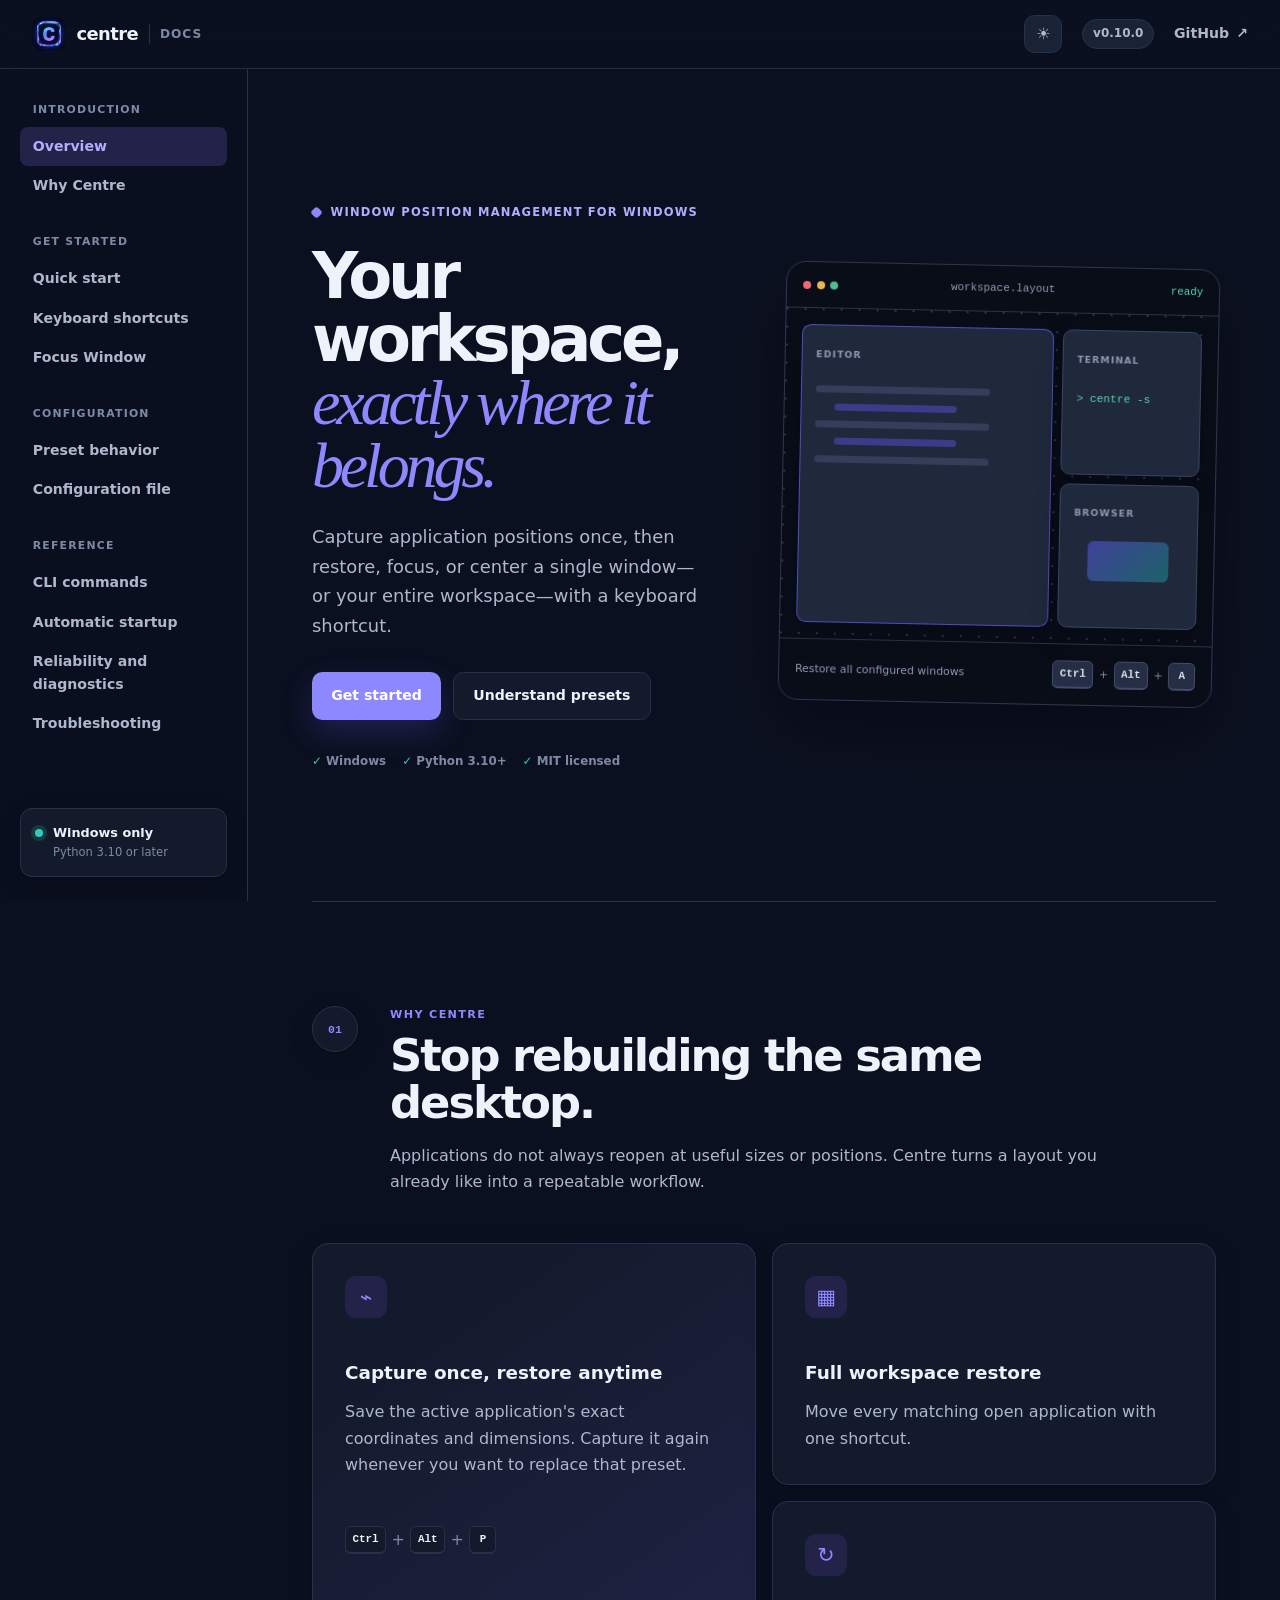
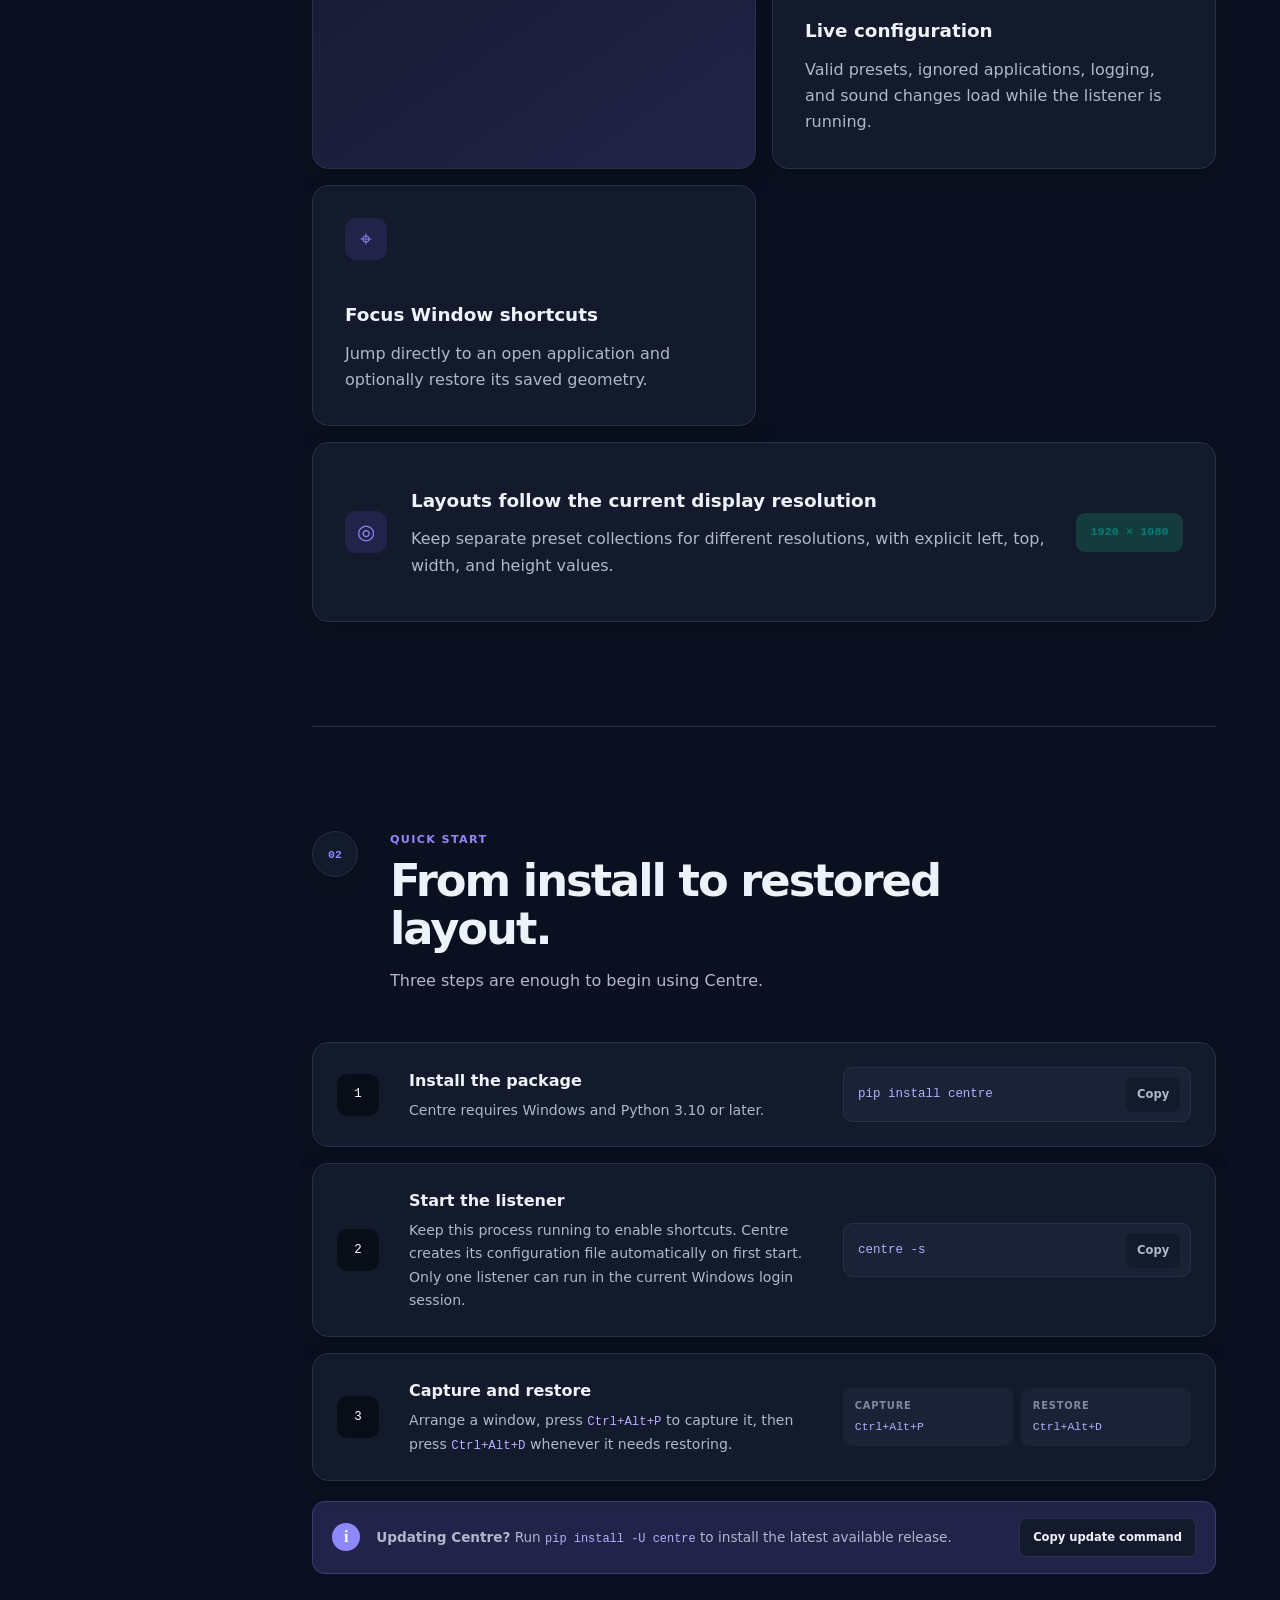
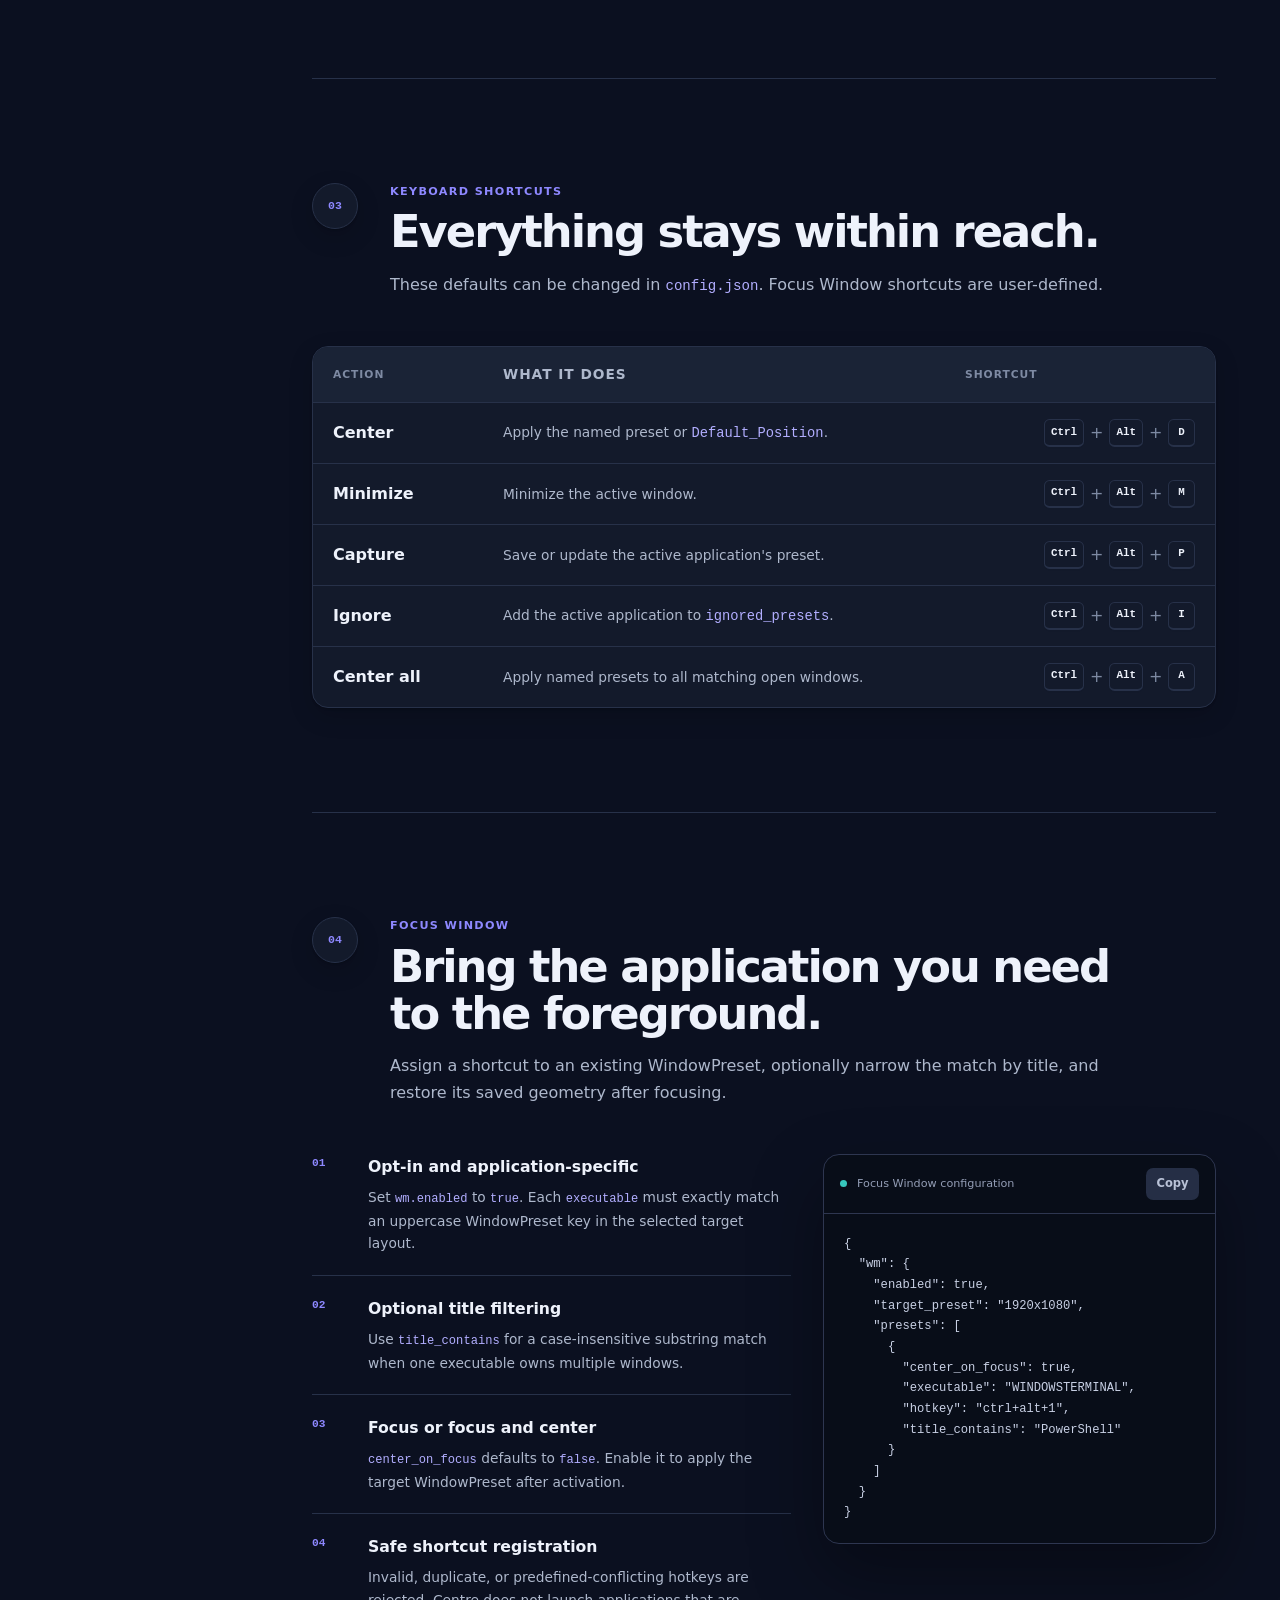
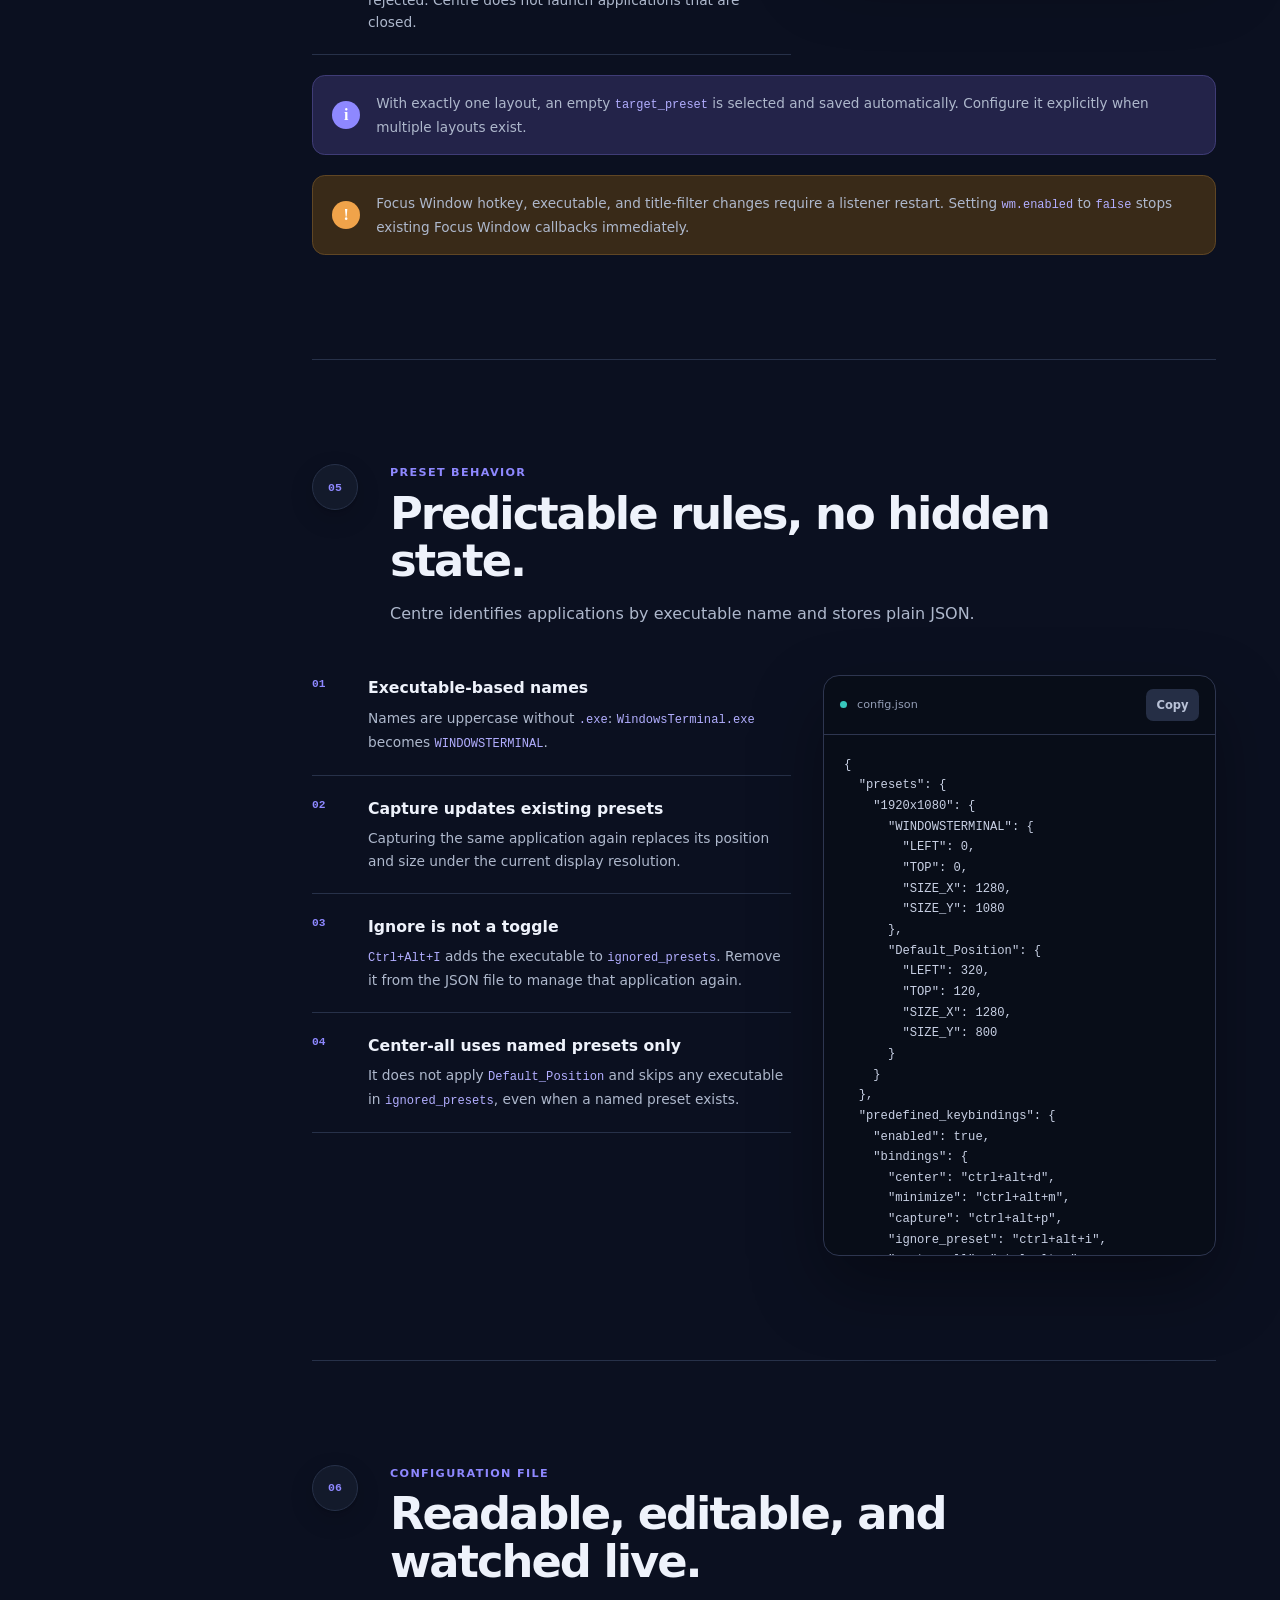
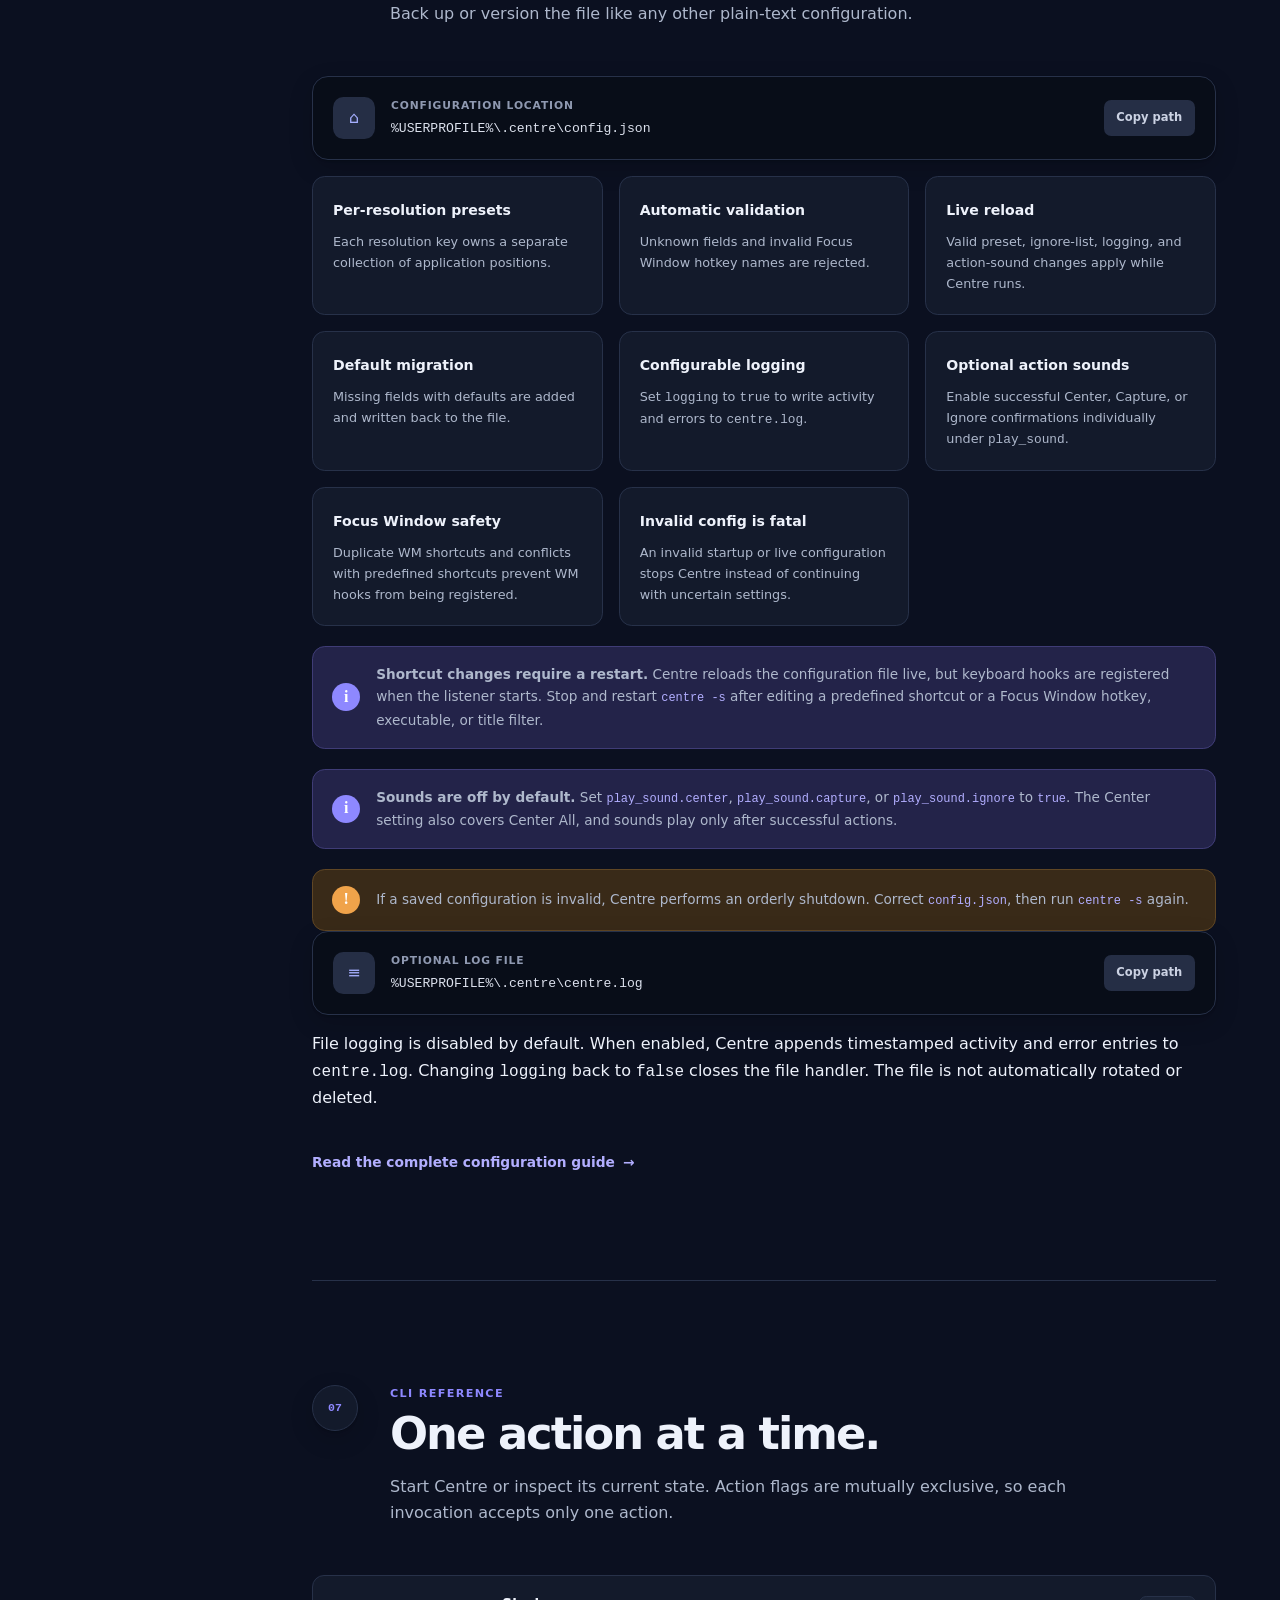
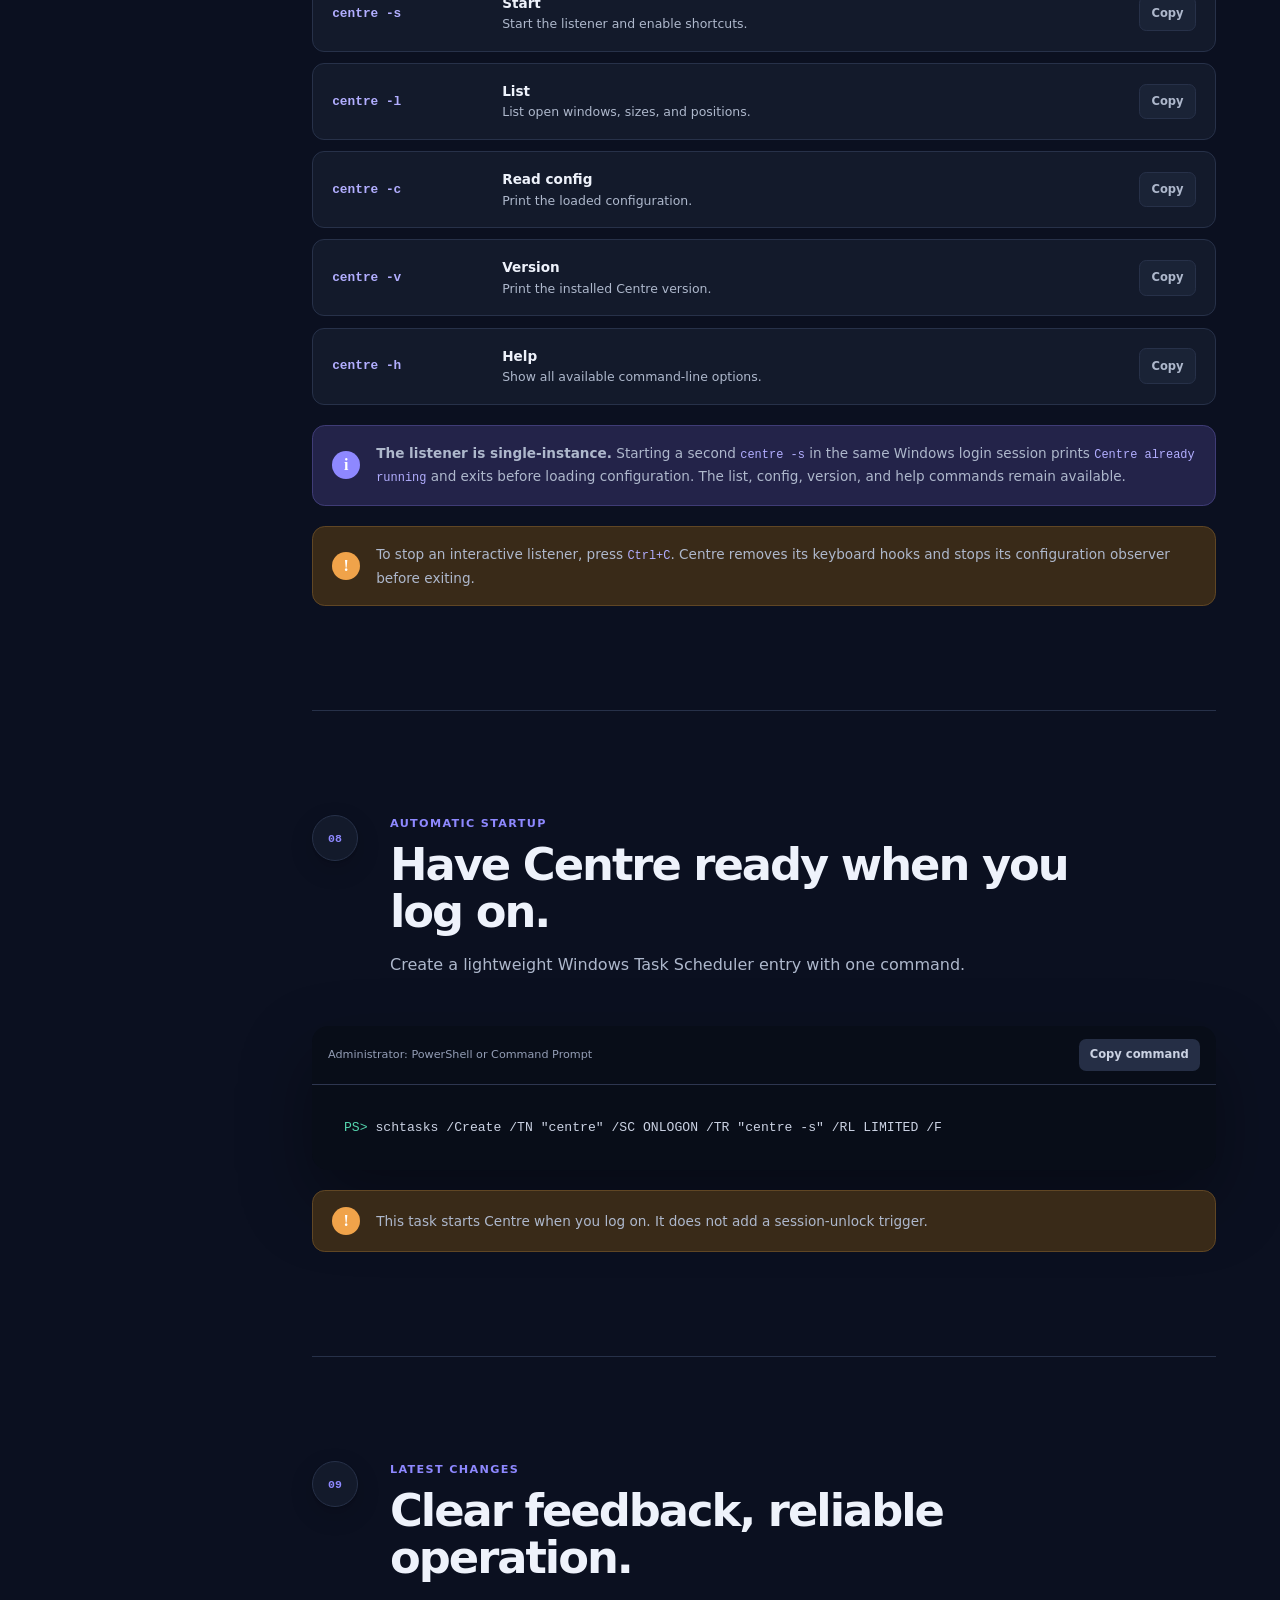
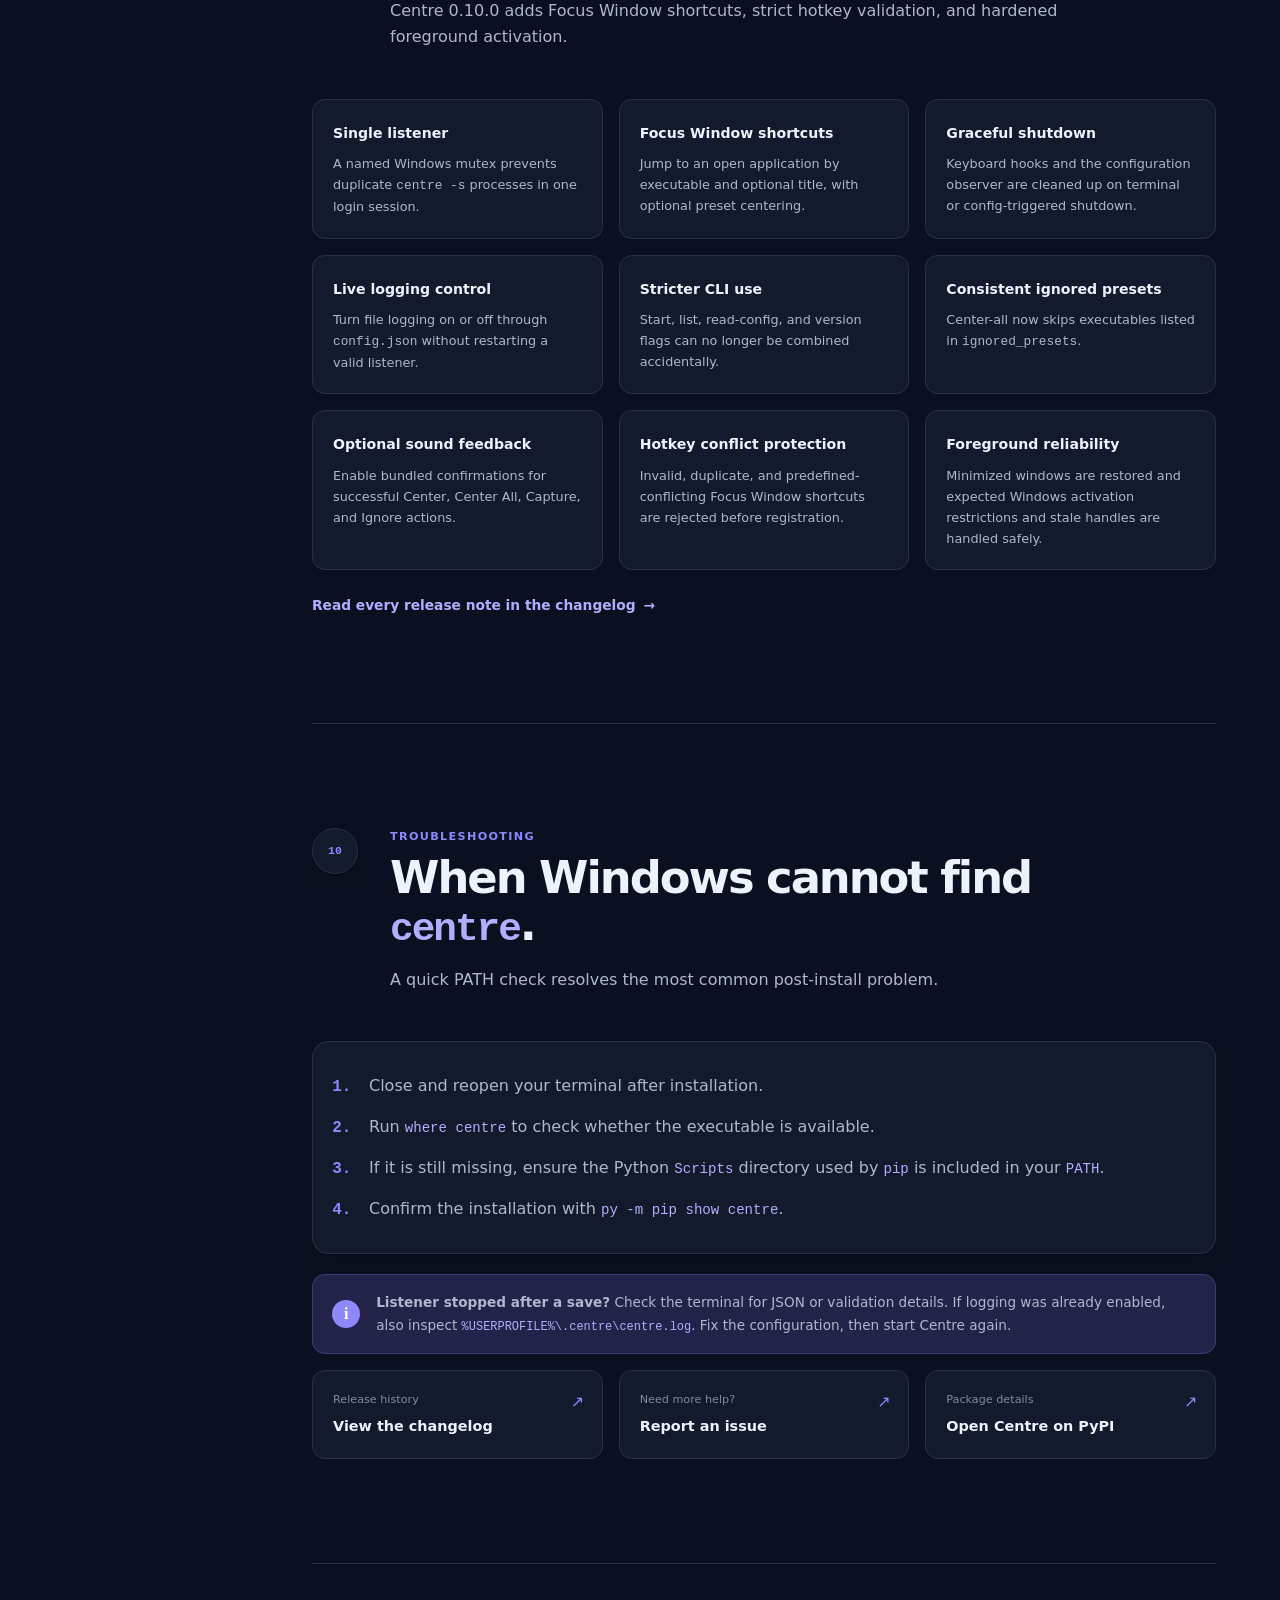
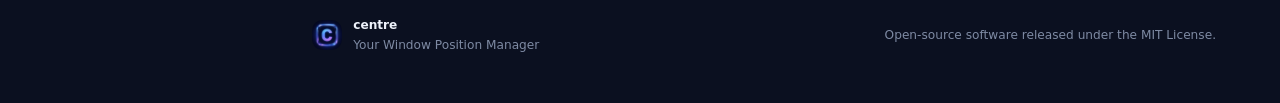
<file: docs/index.html>
<!DOCTYPE html>
<html lang="en" data-theme="dark">
<head>
    <meta charset="UTF-8">
    <meta name="viewport" content="width=device-width, initial-scale=1.0">
    <meta
            name="description"
            content="Documentation for Centre, a keyboard-driven window position manager for Windows."
    >
    <title>Centre Docs — Window layouts without the busywork</title>
    <script>
        try {
            if (localStorage.getItem("centre-theme") === "light") {
                document.documentElement.dataset.theme = "light";
            }
        } catch (error) {
            // Local storage may be unavailable in privacy-restricted contexts.
        }
    </script>
    <link rel="icon" href="./assets/centre-icon.png">
    <link rel="stylesheet" href="./styles.css">
</head>

<body>
<a class="skip-link" href="#main-content">Skip to content</a>
<div class="reading-progress" aria-hidden="true"><span></span></div>

<header class="topbar">
    <div class="topbar-inner">
        <button
                class="menu-button"
                type="button"
                aria-label="Open documentation navigation"
                aria-controls="site-navigation"
                aria-expanded="false"
        >
            <span></span>
            <span></span>
            <span></span>
        </button>

        <a class="brand" href="#overview" aria-label="Centre documentation home">
            <img src="./assets/centre-icon.png" alt="" width="34" height="34">
            <span>centre</span>
            <small>docs</small>
        </a>

        <div class="topbar-actions">
            <button
                    class="theme-toggle"
                    type="button"
                    aria-label="Switch to light theme"
                    title="Switch to light theme"
            >
                <span class="theme-icon-light" aria-hidden="true">☀</span>
                <span class="theme-icon-dark" aria-hidden="true">☾</span>
            </button>
            <span class="version-pill">v0.10.0</span>
            <a
                    class="github-link"
                    href="https://github.com/JackScott7/centre"
                    target="_blank"
                    rel="noopener noreferrer"
            >
                GitHub
                <span aria-hidden="true">↗</span>
            </a>
        </div>
    </div>
</header>

<div class="page-shell">
    <aside id="site-navigation" class="sidebar" aria-label="Documentation navigation">
        <nav>
            <div class="nav-group">
                <p>Introduction</p>
                <a class="nav-link is-active" href="#overview">Overview</a>
                <a class="nav-link" href="#why-centre">Why Centre</a>
            </div>

            <div class="nav-group">
                <p>Get started</p>
                <a class="nav-link" href="#quick-start">Quick start</a>
                <a class="nav-link" href="#shortcuts">Keyboard shortcuts</a>
                <a class="nav-link" href="#focus-window">Focus Window</a>
            </div>

            <div class="nav-group">
                <p>Configuration</p>
                <a class="nav-link" href="#presets">Preset behavior</a>
                <a class="nav-link" href="#configuration">Configuration file</a>
            </div>

            <div class="nav-group">
                <p>Reference</p>
                <a class="nav-link" href="#cli">CLI commands</a>
                <a class="nav-link" href="#automatic-startup">Automatic startup</a>
                <a class="nav-link" href="#reliability">Reliability and diagnostics</a>
                <a class="nav-link" href="#troubleshooting">Troubleshooting</a>
            </div>
        </nav>

        <div class="sidebar-card">
            <span class="status-dot" aria-hidden="true"></span>
            <div>
                <strong>Windows only</strong>
                <span>Python 3.10 or later</span>
            </div>
        </div>
    </aside>

    <div class="nav-scrim" aria-hidden="true"></div>

    <main id="main-content" class="content">
        <section id="overview" class="hero observed-section">
            <div class="hero-copy">
                <div class="hero-label">
                    <span aria-hidden="true"></span>
                    Window position management for Windows
                </div>

                <h1>Your workspace,<br><em>exactly where it belongs.</em></h1>

                <p class="hero-lead">
                    Capture application positions once, then restore, focus, or center
                    a single window—or your entire workspace—with a keyboard shortcut.
                </p>

                <div class="hero-actions">
                    <a class="primary-button" href="#quick-start">Get started</a>
                    <a class="secondary-button" href="#presets">Understand presets</a>
                </div>

                <ul class="hero-facts" aria-label="Centre requirements and license">
                    <li><span>✓</span> Windows</li>
                    <li><span>✓</span> Python 3.10+</li>
                    <li><span>✓</span> MIT licensed</li>
                </ul>
            </div>

            <div class="workspace-demo" aria-label="Example Centre workflow">
                <div class="demo-toolbar">
                    <div class="window-controls" aria-hidden="true">
                        <span></span><span></span><span></span>
                    </div>
                    <span>workspace.layout</span>
                    <span class="demo-status">ready</span>
                </div>

                <div class="demo-canvas">
                    <div class="demo-window demo-editor">
                        <span>EDITOR</span>
                        <div class="code-lines" aria-hidden="true">
                            <i></i><i></i><i></i><i></i><i></i>
                        </div>
                    </div>
                    <div class="demo-window demo-terminal">
                        <span>TERMINAL</span>
                        <code>&gt; centre -s</code>
                    </div>
                    <div class="demo-window demo-browser">
                        <span>BROWSER</span>
                        <div class="browser-shape" aria-hidden="true"></div>
                    </div>
                </div>

                <div class="demo-command">
                    <span>Restore all configured windows</span>
                    <kbd>Ctrl</kbd><b>+</b><kbd>Alt</kbd><b>+</b><kbd>A</kbd>
                </div>
            </div>
        </section>

        <section id="why-centre" class="doc-section observed-section">
            <div class="section-intro">
                <span class="section-number">01</span>
                <div>
                    <p class="kicker">Why Centre</p>
                    <h2>Stop rebuilding the same desktop.</h2>
                    <p>
                        Applications do not always reopen at useful sizes or positions.
                        Centre turns a layout you already like into a repeatable workflow.
                    </p>
                </div>
            </div>

            <div class="feature-bento">
                <article class="feature-card feature-card-large">
                    <span class="feature-icon">⌁</span>
                    <h3>Capture once, restore anytime</h3>
                    <p>
                        Save the active application's exact coordinates and dimensions.
                        Capture it again whenever you want to replace that preset.
                    </p>
                    <div class="mini-shortcut"><kbd>Ctrl</kbd><b>+</b><kbd>Alt</kbd><b>+</b><kbd>P</kbd></div>
                </article>

                <article class="feature-card">
                    <span class="feature-icon">▦</span>
                    <h3>Full workspace restore</h3>
                    <p>Move every matching open application with one shortcut.</p>
                </article>

                <article class="feature-card">
                    <span class="feature-icon">↻</span>
                    <h3>Live configuration</h3>
                    <p>Valid presets, ignored applications, logging, and sound changes load while the listener is running.</p>
                </article>

                <article class="feature-card">
                    <span class="feature-icon">⌖</span>
                    <h3>Focus Window shortcuts</h3>
                    <p>Jump directly to an open application and optionally restore its saved geometry.</p>
                </article>

                <article class="feature-card feature-card-wide">
                    <span class="feature-icon">◎</span>
                    <div>
                        <h3>Layouts follow the current display resolution</h3>
                        <p>
                            Keep separate preset collections for different resolutions,
                            with explicit left, top, width, and height values.
                        </p>
                    </div>
                    <span class="resolution-chip">1920 × 1080</span>
                </article>
            </div>
        </section>

        <section id="quick-start" class="doc-section observed-section">
            <div class="section-intro">
                <span class="section-number">02</span>
                <div>
                    <p class="kicker">Quick start</p>
                    <h2>From install to restored layout.</h2>
                    <p>Three steps are enough to begin using Centre.</p>
                </div>
            </div>

            <div class="step-list">
                <article class="step-card">
                    <span class="step-index">1</span>
                    <div class="step-content">
                        <h3>Install the package</h3>
                        <p>Centre requires Windows and Python 3.10 or later.</p>
                    </div>
                    <div class="command-box">
                        <code>pip install centre</code>
                        <button type="button" data-copy="pip install centre" aria-label="Copy install command">Copy
                        </button>
                    </div>
                </article>

                <article class="step-card">
                    <span class="step-index">2</span>
                    <div class="step-content">
                        <h3>Start the listener</h3>
                        <p>
                            Keep this process running to enable shortcuts. Centre creates
                            its configuration file automatically on first start. Only one
                            listener can run in the current Windows login session.
                        </p>
                    </div>
                    <div class="command-box">
                        <code>centre -s</code>
                        <button type="button" data-copy="centre -s" aria-label="Copy listener command">Copy</button>
                    </div>
                </article>

                <article class="step-card">
                    <span class="step-index">3</span>
                    <div class="step-content">
                        <h3>Capture and restore</h3>
                        <p>
                            Arrange a window, press <code>Ctrl+Alt+P</code> to capture it,
                            then press <code>Ctrl+Alt+D</code> whenever it needs restoring.
                        </p>
                    </div>
                    <div class="shortcut-pair">
                        <span><strong>Capture</strong><code>Ctrl+Alt+P</code></span>
                        <span><strong>Restore</strong><code>Ctrl+Alt+D</code></span>
                    </div>
                </article>
            </div>

            <aside class="note note-info">
                <span class="note-mark">i</span>
                <p>
                    <strong>Updating Centre?</strong> Run <code>pip install -U centre</code>
                    to install the latest available release.
                </p>
                <button type="button" data-copy="pip install -U centre">Copy update command</button>
            </aside>
        </section>

        <section id="shortcuts" class="doc-section observed-section">
            <div class="section-intro">
                <span class="section-number">03</span>
                <div>
                    <p class="kicker">Keyboard shortcuts</p>
                    <h2>Everything stays within reach.</h2>
                    <p>These defaults can be changed in <code>config.json</code>. Focus Window shortcuts are user-defined.</p>
                </div>
            </div>

            <div class="shortcut-table" role="table" aria-label="Default keyboard shortcuts">
                <div class="shortcut-row shortcut-heading" role="row">
                    <span role="columnheader">Action</span>
                    <span role="columnheader">What it does</span>
                    <span role="columnheader">Shortcut</span>
                </div>
                <div class="shortcut-row" role="row">
                    <strong role="cell">Center</strong>
                    <span role="cell">Apply the named preset or <code>Default_Position</code>.</span>
                    <span class="keys" role="cell"><kbd>Ctrl</kbd><b>+</b><kbd>Alt</kbd><b>+</b><kbd>D</kbd></span>
                </div>
                <div class="shortcut-row" role="row">
                    <strong role="cell">Minimize</strong>
                    <span role="cell">Minimize the active window.</span>
                    <span class="keys" role="cell"><kbd>Ctrl</kbd><b>+</b><kbd>Alt</kbd><b>+</b><kbd>M</kbd></span>
                </div>
                <div class="shortcut-row" role="row">
                    <strong role="cell">Capture</strong>
                    <span role="cell">Save or update the active application's preset.</span>
                    <span class="keys" role="cell"><kbd>Ctrl</kbd><b>+</b><kbd>Alt</kbd><b>+</b><kbd>P</kbd></span>
                </div>
                <div class="shortcut-row" role="row">
                    <strong role="cell">Ignore</strong>
                    <span role="cell">Add the active application to <code>ignored_presets</code>.</span>
                    <span class="keys" role="cell"><kbd>Ctrl</kbd><b>+</b><kbd>Alt</kbd><b>+</b><kbd>I</kbd></span>
                </div>
                <div class="shortcut-row" role="row">
                    <strong role="cell">Center all</strong>
                    <span role="cell">Apply named presets to all matching open windows.</span>
                    <span class="keys" role="cell"><kbd>Ctrl</kbd><b>+</b><kbd>Alt</kbd><b>+</b><kbd>A</kbd></span>
                </div>
            </div>
        </section>

        <section id="focus-window" class="doc-section observed-section">
            <div class="section-intro">
                <span class="section-number">04</span>
                <div>
                    <p class="kicker">Focus Window</p>
                    <h2>Bring the application you need to the foreground.</h2>
                    <p>
                        Assign a shortcut to an existing WindowPreset, optionally narrow
                        the match by title, and restore its saved geometry after focusing.
                    </p>
                </div>
            </div>

            <div class="rules-layout">
                <div class="rules-list">
                    <article>
                        <span>01</span>
                        <div>
                            <h3>Opt-in and application-specific</h3>
                            <p>
                                Set <code>wm.enabled</code> to <code>true</code>. Each
                                <code>executable</code> must exactly match an uppercase
                                WindowPreset key in the selected target layout.
                            </p>
                        </div>
                    </article>
                    <article>
                        <span>02</span>
                        <div>
                            <h3>Optional title filtering</h3>
                            <p>
                                Use <code>title_contains</code> for a case-insensitive
                                substring match when one executable owns multiple windows.
                            </p>
                        </div>
                    </article>
                    <article>
                        <span>03</span>
                        <div>
                            <h3>Focus or focus and center</h3>
                            <p>
                                <code>center_on_focus</code> defaults to <code>false</code>.
                                Enable it to apply the target WindowPreset after activation.
                            </p>
                        </div>
                    </article>
                    <article>
                        <span>04</span>
                        <div>
                            <h3>Safe shortcut registration</h3>
                            <p>
                                Invalid, duplicate, or predefined-conflicting hotkeys are
                                rejected. Centre does not launch applications that are closed.
                            </p>
                        </div>
                    </article>
                </div>

                <aside class="code-card">
                    <div class="code-card-header">
                        <span><i></i> Focus Window configuration</span>
                        <button type="button" data-copy-target="#focus-window-example">Copy</button>
                    </div>
                    <pre id="focus-window-example"><code>{
  "wm": {
    "enabled": true,
    "target_preset": "1920x1080",
    "presets": [
      {
        "center_on_focus": true,
        "executable": "WINDOWSTERMINAL",
        "hotkey": "ctrl+alt+1",
        "title_contains": "PowerShell"
      }
    ]
  }
}</code></pre>
                </aside>
            </div>

            <aside class="note note-info">
                <span class="note-mark">i</span>
                <p>
                    With exactly one layout, an empty <code>target_preset</code> is selected
                    and saved automatically. Configure it explicitly when multiple layouts exist.
                </p>
            </aside>

            <aside class="note note-warning">
                <span class="note-mark">!</span>
                <p>
                    Focus Window hotkey, executable, and title-filter changes require a
                    listener restart. Setting <code>wm.enabled</code> to <code>false</code>
                    stops existing Focus Window callbacks immediately.
                </p>
            </aside>
        </section>

        <section id="presets" class="doc-section observed-section">
            <div class="section-intro">
                <span class="section-number">05</span>
                <div>
                    <p class="kicker">Preset behavior</p>
                    <h2>Predictable rules, no hidden state.</h2>
                    <p>Centre identifies applications by executable name and stores plain JSON.</p>
                </div>
            </div>

            <div class="rules-layout">
                <div class="rules-list">
                    <article>
                        <span>01</span>
                        <div>
                            <h3>Executable-based names</h3>
                            <p>
                                Names are uppercase without <code>.exe</code>:
                                <code>WindowsTerminal.exe</code> becomes <code>WINDOWSTERMINAL</code>.
                            </p>
                        </div>
                    </article>
                    <article>
                        <span>02</span>
                        <div>
                            <h3>Capture updates existing presets</h3>
                            <p>
                                Capturing the same application again replaces its position and
                                size under the current display resolution.
                            </p>
                        </div>
                    </article>
                    <article>
                        <span>03</span>
                        <div>
                            <h3>Ignore is not a toggle</h3>
                            <p>
                                <code>Ctrl+Alt+I</code> adds the executable to
                                <code>ignored_presets</code>. Remove it from the JSON file to
                                manage that application again.
                            </p>
                        </div>
                    </article>
                    <article>
                        <span>04</span>
                        <div>
                            <h3>Center-all uses named presets only</h3>
                            <p>
                                It does not apply <code>Default_Position</code> and skips any
                                executable in <code>ignored_presets</code>, even when a named
                                preset exists.
                            </p>
                        </div>
                    </article>
                </div>

                <aside class="code-card">
                    <div class="code-card-header">
                        <span><i></i> config.json</span>
                        <button type="button" data-copy-target="#config-example">Copy</button>
                    </div>
                    <pre id="config-example"><code>{
  "presets": {
    "1920x1080": {
      "WINDOWSTERMINAL": {
        "LEFT": 0,
        "TOP": 0,
        "SIZE_X": 1280,
        "SIZE_Y": 1080
      },
      "Default_Position": {
        "LEFT": 320,
        "TOP": 120,
        "SIZE_X": 1280,
        "SIZE_Y": 800
      }
    }
  },
  "predefined_keybindings": {
    "enabled": true,
    "bindings": {
      "center": "ctrl+alt+d",
      "minimize": "ctrl+alt+m",
      "capture": "ctrl+alt+p",
      "ignore_preset": "ctrl+alt+i",
      "center_all": "ctrl+alt+a"
    }
  },
  "wm": {
    "enabled": false,
    "target_preset": "",
    "presets": []
  },
  "logging": false,
  "ignored_presets": [],
  "play_sound": {
    "center": false,
    "capture": false,
    "ignore": false
  }
}</code></pre>
                </aside>
            </div>
        </section>

        <section id="configuration" class="doc-section observed-section">
            <div class="section-intro">
                <span class="section-number">06</span>
                <div>
                    <p class="kicker">Configuration file</p>
                    <h2>Readable, editable, and watched live.</h2>
                    <p>Back up or version the file like any other plain-text configuration.</p>
                </div>
            </div>

            <div class="location-card">
                <div>
                    <span class="location-icon" aria-hidden="true">⌂</span>
                    <div>
                        <small>Configuration location</small>
                        <code>%USERPROFILE%\.centre\config.json</code>
                    </div>
                </div>
                <button
                        type="button"
                        data-copy="%USERPROFILE%\.centre\config.json"
                        aria-label="Copy configuration path"
                >
                    Copy path
                </button>
            </div>

            <div class="configuration-grid">
                <article>
                    <strong>Per-resolution presets</strong>
                    <p>Each resolution key owns a separate collection of application positions.</p>
                </article>
                <article>
                    <strong>Automatic validation</strong>
                    <p>Unknown fields and invalid Focus Window hotkey names are rejected.</p>
                </article>
                <article>
                    <strong>Live reload</strong>
                    <p>Valid preset, ignore-list, logging, and action-sound changes apply while Centre runs.</p>
                </article>
                <article>
                    <strong>Default migration</strong>
                    <p>Missing fields with defaults are added and written back to the file.</p>
                </article>
                <article>
                    <strong>Configurable logging</strong>
                    <p>Set <code>logging</code> to <code>true</code> to write activity and errors to <code>centre.log</code>.</p>
                </article>
                <article>
                    <strong>Optional action sounds</strong>
                    <p>Enable successful Center, Capture, or Ignore confirmations individually under <code>play_sound</code>.</p>
                </article>
                <article>
                    <strong>Focus Window safety</strong>
                    <p>Duplicate WM shortcuts and conflicts with predefined shortcuts prevent WM hooks from being registered.</p>
                </article>
                <article>
                    <strong>Invalid config is fatal</strong>
                    <p>An invalid startup or live configuration stops Centre instead of continuing with uncertain settings.</p>
                </article>
            </div>

            <aside class="note note-info">
                <span class="note-mark">i</span>
                <p>
                    <strong>Shortcut changes require a restart.</strong> Centre reloads the
                    configuration file live, but keyboard hooks are registered when the
                    listener starts. Stop and restart <code>centre -s</code> after editing a
                    predefined shortcut or a Focus Window hotkey, executable, or title filter.
                </p>
            </aside>

            <aside class="note note-info">
                <span class="note-mark">i</span>
                <p>
                    <strong>Sounds are off by default.</strong> Set <code>play_sound.center</code>,
                    <code>play_sound.capture</code>, or <code>play_sound.ignore</code> to
                    <code>true</code>. The Center setting also covers Center All, and sounds
                    play only after successful actions.
                </p>
            </aside>

            <aside class="note note-warning">
                <span class="note-mark">!</span>
                <p>
                    If a saved configuration is invalid, Centre performs an orderly shutdown.
                    Correct <code>config.json</code>, then run <code>centre -s</code> again.
                </p>
            </aside>

            <div class="location-card">
                <div>
                    <span class="location-icon" aria-hidden="true">≡</span>
                    <div>
                        <small>Optional log file</small>
                        <code>%USERPROFILE%\.centre\centre.log</code>
                    </div>
                </div>
                <button
                        type="button"
                        data-copy="%USERPROFILE%\.centre\centre.log"
                        aria-label="Copy log file path"
                >
                    Copy path
                </button>
            </div>

            <p>
                File logging is disabled by default. When enabled, Centre appends timestamped
                activity and error entries to <code>centre.log</code>. Changing
                <code>logging</code> back to <code>false</code> closes the file handler.
                The file is not automatically rotated or deleted.
            </p>

            <a
                    class="inline-link"
                    href="https://github.com/JackScott7/centre#window-configuration-configjson"
                    target="_blank"
                    rel="noopener noreferrer"
            >
                Read the complete configuration guide <span aria-hidden="true">→</span>
            </a>
        </section>

        <section id="cli" class="doc-section observed-section">
            <div class="section-intro">
                <span class="section-number">07</span>
                <div>
                    <p class="kicker">CLI reference</p>
                    <h2>One action at a time.</h2>
                    <p>
                        Start Centre or inspect its current state. Action flags are mutually
                        exclusive, so each invocation accepts only one action.
                    </p>
                </div>
            </div>

            <div class="cli-list">
                <article>
                    <code>centre -s</code>
                    <div><strong>Start</strong><span>Start the listener and enable shortcuts.</span></div>
                    <button type="button" data-copy="centre -s">Copy</button>
                </article>
                <article>
                    <code>centre -l</code>
                    <div><strong>List</strong><span>List open windows, sizes, and positions.</span></div>
                    <button type="button" data-copy="centre -l">Copy</button>
                </article>
                <article>
                    <code>centre -c</code>
                    <div><strong>Read config</strong><span>Print the loaded configuration.</span></div>
                    <button type="button" data-copy="centre -c">Copy</button>
                </article>
                <article>
                    <code>centre -v</code>
                    <div><strong>Version</strong><span>Print the installed Centre version.</span></div>
                    <button type="button" data-copy="centre -v">Copy</button>
                </article>
                <article>
                    <code>centre -h</code>
                    <div><strong>Help</strong><span>Show all available command-line options.</span></div>
                    <button type="button" data-copy="centre -h">Copy</button>
                </article>
            </div>

            <aside class="note note-info">
                <span class="note-mark">i</span>
                <p>
                    <strong>The listener is single-instance.</strong> Starting a second
                    <code>centre -s</code> in the same Windows login session prints
                    <code>Centre already running</code> and exits before loading configuration.
                    The list, config, version, and help commands remain available.
                </p>
            </aside>

            <aside class="note note-warning">
                <span class="note-mark">!</span>
                <p>
                    To stop an interactive listener, press <code>Ctrl+C</code>. Centre removes
                    its keyboard hooks and stops its configuration observer before exiting.
                </p>
            </aside>
        </section>

        <section id="automatic-startup" class="doc-section observed-section">
            <div class="section-intro">
                <span class="section-number">08</span>
                <div>
                    <p class="kicker">Automatic startup</p>
                    <h2>Have Centre ready when you log on.</h2>
                    <p>Create a lightweight Windows Task Scheduler entry with one command.</p>
                </div>
            </div>

            <div class="terminal-card">
                <div class="terminal-bar">
                    <span>Administrator: PowerShell or Command Prompt</span>
                    <button
                            type="button"
                            data-copy="schtasks /Create /TN &quot;centre&quot; /SC ONLOGON /TR &quot;centre -s&quot; /RL LIMITED /F"
                    >
                        Copy command
                    </button>
                </div>
                <code><span>PS&gt;</span> schtasks /Create /TN "centre" /SC ONLOGON /TR "centre -s" /RL LIMITED
                    /F</code>
            </div>

            <aside class="note note-warning">
                <span class="note-mark">!</span>
                <p>
                    This task starts Centre when you log on. It does not add a
                    session-unlock trigger.
                </p>
            </aside>
        </section>

        <section id="reliability" class="doc-section observed-section">
            <div class="section-intro">
                <span class="section-number">09</span>
                <div>
                    <p class="kicker">Latest changes</p>
                    <h2>Clear feedback, reliable operation.</h2>
                    <p>Centre 0.10.0 adds Focus Window shortcuts, strict hotkey validation, and hardened foreground activation.</p>
                </div>
            </div>

            <div class="configuration-grid">
                <article>
                    <strong>Single listener</strong>
                    <p>A named Windows mutex prevents duplicate <code>centre -s</code> processes in one login session.</p>
                </article>
                <article>
                    <strong>Focus Window shortcuts</strong>
                    <p>Jump to an open application by executable and optional title, with optional preset centering.</p>
                </article>
                <article>
                    <strong>Graceful shutdown</strong>
                    <p>Keyboard hooks and the configuration observer are cleaned up on terminal or config-triggered shutdown.</p>
                </article>
                <article>
                    <strong>Live logging control</strong>
                    <p>Turn file logging on or off through <code>config.json</code> without restarting a valid listener.</p>
                </article>
                <article>
                    <strong>Stricter CLI use</strong>
                    <p>Start, list, read-config, and version flags can no longer be combined accidentally.</p>
                </article>
                <article>
                    <strong>Consistent ignored presets</strong>
                    <p>Center-all now skips executables listed in <code>ignored_presets</code>.</p>
                </article>
                <article>
                    <strong>Optional sound feedback</strong>
                    <p>Enable bundled confirmations for successful Center, Center All, Capture, and Ignore actions.</p>
                </article>
                <article>
                    <strong>Hotkey conflict protection</strong>
                    <p>Invalid, duplicate, and predefined-conflicting Focus Window shortcuts are rejected before registration.</p>
                </article>
                <article>
                    <strong>Foreground reliability</strong>
                    <p>Minimized windows are restored and expected Windows activation restrictions and stale handles are handled safely.</p>
                </article>
            </div>

            <a
                    class="inline-link"
                    href="https://github.com/JackScott7/centre/blob/main/CHANGELOG.md"
                    target="_blank"
                    rel="noopener noreferrer"
            >
                Read every release note in the changelog <span aria-hidden="true">→</span>
            </a>
        </section>

        <section id="troubleshooting" class="doc-section observed-section">
            <div class="section-intro">
                <span class="section-number">10</span>
                <div>
                    <p class="kicker">Troubleshooting</p>
                    <h2>When Windows cannot find <code>centre</code>.</h2>
                    <p>A quick PATH check resolves the most common post-install problem.</p>
                </div>
            </div>

            <div class="troubleshooting-card">
                <ol>
                    <li>Close and reopen your terminal after installation.</li>
                    <li>Run <code>where centre</code> to check whether the executable is available.</li>
                    <li>
                        If it is still missing, ensure the Python <code>Scripts</code>
                        directory used by <code>pip</code> is included in your <code>PATH</code>.
                    </li>
                    <li>Confirm the installation with <code>py -m pip show centre</code>.</li>
                </ol>
            </div>

            <aside class="note note-info">
                <span class="note-mark">i</span>
                <p>
                    <strong>Listener stopped after a save?</strong> Check the terminal for
                    JSON or validation details. If logging was already enabled, also inspect
                    <code>%USERPROFILE%\.centre\centre.log</code>. Fix the configuration,
                    then start Centre again.
                </p>
            </aside>

            <div class="resource-grid">
                <a href="https://github.com/JackScott7/centre/blob/main/CHANGELOG.md" target="_blank"
                   rel="noopener noreferrer">
                    <span>Release history</span>
                    <strong>View the changelog</strong>
                    <i aria-hidden="true">↗</i>
                </a>
                <a href="https://github.com/JackScott7/centre/issues" target="_blank" rel="noopener noreferrer">
                    <span>Need more help?</span>
                    <strong>Report an issue</strong>
                    <i aria-hidden="true">↗</i>
                </a>
                <a href="https://pypi.org/project/centre/" target="_blank" rel="noopener noreferrer">
                    <span>Package details</span>
                    <strong>Open Centre on PyPI</strong>
                    <i aria-hidden="true">↗</i>
                </a>
            </div>
        </section>

        <footer class="footer">
            <div class="footer-brand">
                <img src="./assets/centre-icon.png" alt="" width="30" height="30">
                <div><strong>centre</strong><span>Your Window Position Manager</span></div>
            </div>
            <p>Open-source software released under the MIT License.</p>
        </footer>
    </main>
</div>

<div class="copy-toast" role="status" aria-live="polite">Copied to clipboard</div>
<script src="./script.js"></script>
</body>
</html>
</file>
<file: docs/styles.css>
:root {
    color-scheme: dark;
    --canvas: #0b1020;
    --surface: #131a2b;
    --surface-soft: #1a2336;
    --ink: #eef2fb;
    --ink-soft: #aeb8cc;
    --ink-faint: #7e8aa3;
    --line: #273149;
    --primary: #8e88ff;
    --primary-dark: #b2aeff;
    --primary-soft: #232349;
    --aqua: #37c7bd;
    --aqua-soft: #153c3d;
    --warning: #f0a34a;
    --warning-soft: #392a18;
    --navy: #080d18;
    --code: #080d18;
    --topbar-bg: rgba(11, 16, 32, 0.88);
    --topbar-border: rgba(39, 49, 73, 0.9);
    --sidebar-bg: rgba(11, 16, 32, 0.95);
    --feature-gradient-start: #131a2b;
    --info-border: #3f3c76;
    --warning-border: #604624;
    --shadow-sm: 0 1px 2px rgba(0, 0, 0, 0.18), 0 8px 24px rgba(0, 0, 0, 0.16);
    --shadow-lg: 0 30px 70px rgba(0, 0, 0, 0.34);
    --sidebar-width: 248px;
    --content-width: 1120px;
}

html[data-theme="light"] {
    color-scheme: light;
    --canvas: #f7f8fc;
    --surface: #ffffff;
    --surface-soft: #f0f2f9;
    --ink: #182033;
    --ink-soft: #59647a;
    --ink-faint: #8992a6;
    --line: #e2e6f0;
    --primary: #5b55e7;
    --primary-dark: #443dc4;
    --primary-soft: #ecebff;
    --aqua: #1aa7a1;
    --aqua-soft: #e2f8f5;
    --warning: #b8681b;
    --warning-soft: #fff3df;
    --navy: #12192a;
    --code: #161c2c;
    --topbar-bg: rgba(255, 255, 255, 0.88);
    --topbar-border: rgba(226, 230, 240, 0.9);
    --sidebar-bg: rgba(247, 248, 252, 0.94);
    --feature-gradient-start: #ffffff;
    --info-border: #d5d3ff;
    --warning-border: #f1d7ae;
    --shadow-sm: 0 1px 2px rgba(24, 32, 51, 0.05), 0 8px 24px rgba(24, 32, 51, 0.05);
    --shadow-lg: 0 30px 70px rgba(34, 42, 67, 0.15);
}

* {
    box-sizing: border-box;
}

html {
    scroll-behavior: smooth;
    scroll-padding-top: 7rem;
}

body {
    margin: 0;
    background: var(--canvas);
    color: var(--ink);
    font-family: Inter, ui-sans-serif, system-ui, -apple-system, BlinkMacSystemFont, "Segoe UI", sans-serif;
    line-height: 1.65;
}

body.nav-open {
    overflow: hidden;
}

a {
    color: inherit;
}

button,
input,
textarea,
select {
    font: inherit;
}

button,
a {
    -webkit-tap-highlight-color: transparent;
}

code,
pre,
kbd {
    font-family: "Cascadia Code", "SFMono-Regular", Consolas, monospace;
}

.skip-link {
    position: fixed;
    top: 0.75rem;
    left: 0.75rem;
    z-index: 100;
    padding: 0.7rem 1rem;
    border-radius: 0.5rem;
    background: var(--navy);
    color: white;
    transform: translateY(-150%);
}

.skip-link:focus {
    transform: translateY(0);
}

.reading-progress {
    position: fixed;
    inset: 0 0 auto;
    z-index: 90;
    height: 3px;
    background: transparent;
}

.reading-progress span {
    display: block;
    width: 0;
    height: 100%;
    background: linear-gradient(90deg, var(--primary), var(--aqua));
}

.topbar {
    position: sticky;
    top: 0;
    z-index: 50;
    border-bottom: 1px solid var(--topbar-border);
    background: var(--topbar-bg);
    backdrop-filter: blur(16px);
}

.topbar-inner {
    display: flex;
    align-items: center;
    justify-content: space-between;
    min-height: 68px;
    max-width: 1540px;
    margin: 0 auto;
    padding: 0 2rem;
}

.brand {
    display: flex;
    align-items: center;
    gap: 0.65rem;
    color: var(--ink);
    text-decoration: none;
}

.brand img,
.footer-brand img {
    border-radius: 0.65rem;
}

.brand span {
    font-size: 1.12rem;
    font-weight: 800;
    letter-spacing: -0.03em;
}

.brand small {
    padding-left: 0.65rem;
    border-left: 1px solid var(--line);
    color: var(--ink-faint);
    font-size: 0.76rem;
    font-weight: 700;
    letter-spacing: 0.08em;
    text-transform: uppercase;
}

.topbar-actions {
    display: flex;
    align-items: center;
    gap: 1.25rem;
}

.theme-toggle {
    display: grid;
    place-items: center;
    width: 38px;
    height: 38px;
    padding: 0;
    border: 1px solid var(--line);
    border-radius: 0.65rem;
    background: var(--surface-soft);
    color: var(--ink-soft);
    font-size: 1rem;
    cursor: pointer;
    transition: border-color 150ms ease, color 150ms ease, transform 150ms ease;
}

.theme-toggle:hover {
    border-color: var(--primary);
    color: var(--primary);
    transform: rotate(8deg);
}

.theme-icon-dark {
    display: none;
}

html[data-theme="light"] .theme-icon-light {
    display: none;
}

html[data-theme="light"] .theme-icon-dark {
    display: inline;
}

.version-pill {
    padding: 0.25rem 0.6rem;
    border: 1px solid var(--line);
    border-radius: 99px;
    background: var(--surface-soft);
    color: var(--ink-soft);
    font-size: 0.75rem;
    font-weight: 700;
}

.github-link {
    display: inline-flex;
    align-items: center;
    gap: 0.45rem;
    color: var(--ink-soft);
    font-size: 0.88rem;
    font-weight: 700;
    text-decoration: none;
}

.github-link:hover {
    color: var(--primary);
}

.menu-button {
    display: none;
    width: 42px;
    height: 42px;
    padding: 0.6rem;
    border: 1px solid var(--line);
    border-radius: 0.65rem;
    background: var(--surface);
    cursor: pointer;
}

.menu-button span {
    display: block;
    height: 2px;
    margin: 4px 0;
    border-radius: 2px;
    background: var(--ink);
}

.page-shell {
    display: grid;
    grid-template-columns: var(--sidebar-width) minmax(0, 1fr);
    max-width: 1540px;
    margin: 0 auto;
}

.sidebar {
    position: sticky;
    top: 68px;
    display: flex;
    flex-direction: column;
    justify-content: space-between;
    height: calc(100vh - 68px);
    padding: 2rem 1.25rem 1.5rem;
    border-right: 1px solid var(--line);
    background: var(--sidebar-bg);
    overflow-y: auto;
}

.nav-group + .nav-group {
    margin-top: 1.75rem;
}

.nav-group p {
    margin: 0 0 0.5rem 0.8rem;
    color: var(--ink-faint);
    font-size: 0.68rem;
    font-weight: 800;
    letter-spacing: 0.11em;
    text-transform: uppercase;
}

.nav-link {
    display: block;
    padding: 0.5rem 0.8rem;
    border-radius: 0.5rem;
    color: var(--ink-soft);
    font-size: 0.88rem;
    font-weight: 600;
    text-decoration: none;
    transition: background 150ms ease, color 150ms ease, transform 150ms ease;
}

.nav-link:hover {
    color: var(--ink);
    transform: translateX(2px);
}

.nav-link.is-active {
    background: var(--primary-soft);
    color: var(--primary-dark);
}

.sidebar-card {
    display: flex;
    align-items: flex-start;
    gap: 0.65rem;
    padding: 0.85rem;
    border: 1px solid var(--line);
    border-radius: 0.75rem;
    background: var(--surface);
    box-shadow: var(--shadow-sm);
}

.status-dot {
    width: 8px;
    height: 8px;
    margin-top: 0.45rem;
    border-radius: 50%;
    background: var(--aqua);
    box-shadow: 0 0 0 4px var(--aqua-soft);
}

.sidebar-card strong,
.sidebar-card span {
    display: block;
}

.sidebar-card strong {
    font-size: 0.8rem;
}

.sidebar-card span {
    color: var(--ink-faint);
    font-size: 0.72rem;
}

.nav-scrim {
    display: none;
}

.content {
    min-width: 0;
    padding: 0 clamp(1.5rem, 5vw, 5rem);
}

.hero,
.doc-section,
.footer {
    width: 100%;
    max-width: var(--content-width);
    margin: 0 auto;
}

.hero {
    display: grid;
    grid-template-columns: minmax(0, 0.95fr) minmax(420px, 1.05fr);
    align-items: center;
    gap: clamp(3rem, 6vw, 6rem);
    min-height: calc(100vh - 68px);
    padding: 6rem 0;
}

.hero-label {
    display: inline-flex;
    align-items: center;
    gap: 0.6rem;
    color: var(--primary-dark);
    font-size: 0.72rem;
    font-weight: 800;
    letter-spacing: 0.1em;
    text-transform: uppercase;
}

.hero-label span {
    width: 9px;
    height: 9px;
    border-radius: 3px;
    background: var(--primary);
    transform: rotate(45deg);
}

.hero h1 {
    margin: 1.25rem 0 1.5rem;
    font-size: clamp(3rem, 5vw, 5.2rem);
    line-height: 0.98;
    letter-spacing: -0.065em;
}

.hero h1 em {
    color: var(--primary);
    font-family: Georgia, "Times New Roman", serif;
    font-weight: 500;
}

.hero-lead {
    max-width: 610px;
    margin: 0;
    color: var(--ink-soft);
    font-size: 1.12rem;
}

.hero-actions {
    display: flex;
    flex-wrap: wrap;
    gap: 0.75rem;
    margin-top: 2rem;
}

.primary-button,
.secondary-button {
    display: inline-flex;
    align-items: center;
    justify-content: center;
    min-height: 46px;
    padding: 0.7rem 1.2rem;
    border-radius: 0.65rem;
    font-size: 0.88rem;
    font-weight: 800;
    text-decoration: none;
    transition: transform 150ms ease, box-shadow 150ms ease, background 150ms ease;
}

.primary-button {
    background: var(--primary);
    color: white;
    box-shadow: 0 12px 30px rgba(91, 85, 231, 0.24);
}

.secondary-button {
    border: 1px solid var(--line);
    background: var(--surface);
    color: var(--ink);
}

.primary-button:hover,
.secondary-button:hover {
    transform: translateY(-2px);
}

.hero-facts {
    display: flex;
    flex-wrap: wrap;
    gap: 1rem;
    margin: 2rem 0 0;
    padding: 0;
    color: var(--ink-faint);
    font-size: 0.74rem;
    font-weight: 700;
    list-style: none;
}

.hero-facts span {
    color: var(--aqua);
}

.workspace-demo {
    overflow: hidden;
    border: 1px solid #2e3650;
    border-radius: 1.25rem;
    background: var(--navy);
    color: white;
    box-shadow: var(--shadow-lg);
    transform: rotate(1.2deg);
}

.demo-toolbar {
    display: grid;
    grid-template-columns: 1fr auto 1fr;
    align-items: center;
    padding: 0.85rem 1rem;
    border-bottom: 1px solid #2b3349;
    color: #8f99b1;
    font-family: "Cascadia Code", Consolas, monospace;
    font-size: 0.68rem;
}

.window-controls {
    display: flex;
    gap: 0.35rem;
}

.window-controls span {
    width: 8px;
    height: 8px;
    border-radius: 50%;
    background: #424c67;
}

.window-controls span:first-child {
    background: #ee6a78;
}

.window-controls span:nth-child(2) {
    background: #edb84f;
}

.window-controls span:last-child {
    background: #50bf96;
}

.demo-status {
    justify-self: end;
    color: #55d4ae;
}

.demo-canvas {
    display: grid;
    grid-template-columns: 1.45fr 0.8fr;
    grid-template-rows: 1fr 1fr;
    gap: 0.55rem;
    min-height: 330px;
    padding: 1rem;
    background-image: radial-gradient(circle at 1px 1px, #2b3349 1px, transparent 0);
    background-size: 18px 18px;
}

.demo-window {
    padding: 0.85rem;
    border: 1px solid #3a4562;
    border-radius: 0.6rem;
    background: #20283c;
    box-shadow: 0 12px 30px rgba(0, 0, 0, 0.2);
}

.demo-window > span {
    color: #8f99b1;
    font-size: 0.58rem;
    font-weight: 800;
    letter-spacing: 0.12em;
}

.demo-editor {
    grid-row: 1 / 3;
    border-color: rgba(91, 85, 231, 0.8);
}

.code-lines {
    margin-top: 1.25rem;
}

.code-lines i {
    display: block;
    width: 78%;
    height: 7px;
    margin-top: 0.65rem;
    border-radius: 3px;
    background: #343e59;
}

.code-lines i:nth-child(2),
.code-lines i:nth-child(4) {
    width: 55%;
    margin-left: 1.2rem;
    background: rgba(91, 85, 231, 0.45);
}

.demo-terminal code {
    display: block;
    margin-top: 1.2rem;
    color: #55d4ae;
    font-size: 0.7rem;
}

.browser-shape {
    width: 74%;
    height: 40px;
    margin: 1rem auto;
    border-radius: 0.4rem;
    background: linear-gradient(135deg, rgba(91, 85, 231, 0.55), rgba(26, 167, 161, 0.45));
}

.demo-command {
    display: flex;
    align-items: center;
    gap: 0.35rem;
    padding: 1rem;
    border-top: 1px solid #2b3349;
    color: #8f99b1;
    font-size: 0.68rem;
}

.demo-command > span {
    margin-right: auto;
}

kbd {
    min-width: 27px;
    padding: 0.22rem 0.4rem;
    border: 1px solid var(--line);
    border-bottom-width: 2px;
    border-radius: 0.35rem;
    background: var(--surface);
    color: var(--ink);
    font-size: 0.68rem;
    font-weight: 800;
    text-align: center;
    box-shadow: 0 1px 1px rgba(24, 32, 51, 0.06);
}

.demo-command kbd {
    border-color: #414b68;
    background: #252e45;
    color: #dce1ed;
}

.demo-command b,
.mini-shortcut b,
.keys b {
    color: var(--ink-faint);
    font-weight: 400;
}

.doc-section {
    padding: 6.5rem 0;
    border-top: 1px solid var(--line);
}

.section-intro {
    display: grid;
    grid-template-columns: 54px minmax(0, 720px);
    gap: 1.5rem;
    margin-bottom: 3rem;
}

.section-number {
    display: flex;
    align-items: center;
    justify-content: center;
    width: 46px;
    height: 46px;
    border: 1px solid var(--line);
    border-radius: 50%;
    background: var(--surface);
    color: var(--primary);
    font-family: "Cascadia Code", Consolas, monospace;
    font-size: 0.72rem;
    font-weight: 800;
    box-shadow: var(--shadow-sm);
}

.kicker {
    margin: 0 0 0.45rem;
    color: var(--primary);
    font-size: 0.7rem;
    font-weight: 800;
    letter-spacing: 0.12em;
    text-transform: uppercase;
}

.section-intro h2 {
    margin: 0;
    font-size: clamp(2rem, 3.5vw, 3.25rem);
    line-height: 1.06;
    letter-spacing: -0.045em;
}

.section-intro > div > p:last-child {
    margin: 1rem 0 0;
    color: var(--ink-soft);
    font-size: 1rem;
}

.feature-bento {
    display: grid;
    grid-template-columns: repeat(2, minmax(0, 1fr));
    gap: 1rem;
}

.feature-card {
    min-height: 230px;
    padding: 2rem;
    border: 1px solid var(--line);
    border-radius: 1rem;
    background: var(--surface);
    box-shadow: var(--shadow-sm);
}

.feature-card-large {
    grid-row: span 2;
    min-height: 476px;
    background: linear-gradient(145deg, var(--feature-gradient-start) 15%, var(--primary-soft));
}

.feature-card-wide {
    grid-column: 1 / -1;
    display: flex;
    align-items: center;
    min-height: 180px;
}

.feature-icon {
    display: grid;
    place-items: center;
    width: 42px;
    height: 42px;
    margin-bottom: 2.5rem;
    border-radius: 0.7rem;
    background: var(--primary-soft);
    color: var(--primary);
    font-size: 1.3rem;
}

.feature-card h3 {
    margin: 0 0 0.65rem;
    font-size: 1.15rem;
}

.feature-card p {
    margin: 0;
    color: var(--ink-soft);
}

.feature-card-wide .feature-icon {
    flex: 0 0 auto;
    margin: 0 1.5rem 0 0;
}

.resolution-chip {
    flex: 0 0 auto;
    margin-left: auto;
    padding: 0.6rem 0.9rem;
    border-radius: 0.6rem;
    background: var(--aqua-soft);
    color: #087c77;
    font-family: "Cascadia Code", Consolas, monospace;
    font-size: 0.74rem;
    font-weight: 800;
}

.mini-shortcut {
    display: flex;
    align-items: center;
    gap: 0.35rem;
    margin-top: 3rem;
}

.step-list {
    display: grid;
    gap: 1rem;
}

.step-card {
    display: grid;
    grid-template-columns: 48px minmax(220px, 1fr) minmax(270px, 0.85fr);
    align-items: center;
    gap: 1.5rem;
    padding: 1.5rem;
    border: 1px solid var(--line);
    border-radius: 1rem;
    background: var(--surface);
    box-shadow: var(--shadow-sm);
}

.step-index {
    display: grid;
    place-items: center;
    width: 42px;
    height: 42px;
    border-radius: 0.65rem;
    background: var(--navy);
    color: white;
    font-family: "Cascadia Code", Consolas, monospace;
    font-size: 0.78rem;
}

.step-content h3 {
    margin: 0 0 0.3rem;
    font-size: 1rem;
}

.step-content p {
    margin: 0;
    color: var(--ink-soft);
    font-size: 0.88rem;
}

.step-content code,
.note code,
.rules-list code,
.troubleshooting-card code,
.section-intro code {
    color: var(--primary-dark);
    font-size: 0.88em;
}

.command-box {
    display: flex;
    align-items: center;
    min-width: 0;
    padding: 0.55rem 0.6rem 0.55rem 0.9rem;
    border: 1px solid var(--line);
    border-radius: 0.6rem;
    background: var(--surface-soft);
}

.command-box code {
    min-width: 0;
    margin-right: auto;
    overflow-x: auto;
    color: var(--primary-dark);
    font-size: 0.78rem;
    white-space: nowrap;
}

.command-box button,
.code-card-header button,
.cli-list button,
.location-card button,
.terminal-bar button,
.note button {
    flex: 0 0 auto;
    border: 0;
    border-radius: 0.45rem;
    background: var(--surface);
    color: var(--ink-soft);
    font-size: 0.72rem;
    font-weight: 800;
    cursor: pointer;
}

.command-box button {
    padding: 0.5rem 0.7rem;
    box-shadow: 0 1px 4px rgba(24, 32, 51, 0.08);
}

.command-box button:hover,
.code-card-header button:hover,
.cli-list button:hover,
.location-card button:hover,
.terminal-bar button:hover {
    color: var(--primary);
}

.shortcut-pair {
    display: grid;
    grid-template-columns: 1fr 1fr;
    gap: 0.5rem;
}

.shortcut-pair span {
    padding: 0.6rem 0.75rem;
    border-radius: 0.55rem;
    background: var(--surface-soft);
}

.shortcut-pair strong,
.shortcut-pair code {
    display: block;
}

.shortcut-pair strong {
    color: var(--ink-faint);
    font-size: 0.62rem;
    letter-spacing: 0.08em;
    text-transform: uppercase;
}

.shortcut-pair code {
    margin-top: 0.2rem;
    color: var(--primary-dark);
    font-size: 0.72rem;
}

.note {
    display: flex;
    align-items: center;
    gap: 1rem;
    margin-top: 1.25rem;
    padding: 1rem 1.2rem;
    border-radius: 0.8rem;
}

.note-info {
    border: 1px solid var(--info-border);
    background: var(--primary-soft);
}

.note-warning {
    border: 1px solid var(--warning-border);
    background: var(--warning-soft);
}

.note-mark {
    display: grid;
    place-items: center;
    flex: 0 0 auto;
    width: 28px;
    height: 28px;
    border-radius: 50%;
    background: var(--primary);
    color: white;
    font-family: Georgia, serif;
    font-weight: 800;
}

.note-warning .note-mark {
    background: var(--warning);
}

.note p {
    margin: 0;
    color: var(--ink-soft);
    font-size: 0.85rem;
}

.note button {
    margin-left: auto;
    padding: 0.55rem 0.8rem;
    border: 1px solid var(--line);
    background: var(--surface);
    color: var(--ink);
}

.shortcut-table {
    overflow: hidden;
    border: 1px solid var(--line);
    border-radius: 1rem;
    background: var(--surface);
    box-shadow: var(--shadow-sm);
}

.shortcut-row {
    display: grid;
    grid-template-columns: 150px minmax(250px, 1fr) 230px;
    align-items: center;
    gap: 1.25rem;
    padding: 1rem 1.25rem;
    border-bottom: 1px solid var(--line);
}

.shortcut-row:last-child {
    border-bottom: 0;
}

.shortcut-heading {
    background: var(--surface-soft);
    color: var(--ink-faint);
    font-size: 0.67rem;
    font-weight: 800;
    letter-spacing: 0.09em;
    text-transform: uppercase;
}

.shortcut-row > span:nth-child(2) {
    color: var(--ink-soft);
    font-size: 0.86rem;
}

.shortcut-row code {
    color: var(--primary-dark);
}

.keys {
    display: flex;
    align-items: center;
    justify-content: flex-end;
    gap: 0.35rem;
}

.rules-layout {
    display: grid;
    grid-template-columns: minmax(0, 1fr) minmax(360px, 0.82fr);
    gap: 2rem;
    align-items: start;
}

.rules-list article {
    display: grid;
    grid-template-columns: 40px 1fr;
    gap: 1rem;
    padding: 1.25rem 0;
    border-bottom: 1px solid var(--line);
}

.rules-list article:first-child {
    padding-top: 0;
}

.rules-list article > span {
    color: var(--primary);
    font-family: "Cascadia Code", Consolas, monospace;
    font-size: 0.7rem;
    font-weight: 800;
}

.rules-list h3,
.rules-list p {
    margin: 0;
}

.rules-list h3 {
    font-size: 0.98rem;
}

.rules-list p {
    margin-top: 0.35rem;
    color: var(--ink-soft);
    font-size: 0.86rem;
}

.code-card {
    position: sticky;
    top: 92px;
    overflow: hidden;
    border: 1px solid #2e3650;
    border-radius: 1rem;
    background: var(--code);
    color: #d8deed;
    box-shadow: var(--shadow-lg);
}

.code-card-header {
    display: flex;
    align-items: center;
    justify-content: space-between;
    padding: 0.8rem 1rem;
    border-bottom: 1px solid #2e3650;
    color: #939db5;
    font-size: 0.7rem;
}

.code-card-header i {
    display: inline-block;
    width: 7px;
    height: 7px;
    margin-right: 0.4rem;
    border-radius: 50%;
    background: var(--aqua);
}

.code-card-header button {
    padding: 0.4rem 0.65rem;
    background: #252e45;
    color: #b9c2d7;
}

.code-card pre {
    max-height: 520px;
    margin: 0;
    padding: 1.25rem;
    overflow: auto;
    color: #c8d0e4;
    font-size: 0.76rem;
    line-height: 1.7;
}

.location-card {
    display: flex;
    align-items: center;
    justify-content: space-between;
    gap: 1rem;
    padding: 1.25rem;
    border: 1px solid var(--line);
    border-radius: 1rem;
    background: var(--navy);
    color: white;
    box-shadow: var(--shadow-sm);
}

.location-card > div {
    display: flex;
    align-items: center;
    gap: 1rem;
    min-width: 0;
}

.location-icon {
    display: grid;
    place-items: center;
    flex: 0 0 auto;
    width: 42px;
    height: 42px;
    border-radius: 0.65rem;
    background: #252e45;
    color: #a6afff;
}

.location-card small,
.location-card code {
    display: block;
}

.location-card small {
    margin-bottom: 0.2rem;
    color: #8f99b1;
    font-size: 0.67rem;
    font-weight: 800;
    letter-spacing: 0.08em;
    text-transform: uppercase;
}

.location-card code {
    overflow-x: auto;
    color: #dce1ed;
    font-size: 0.82rem;
    white-space: nowrap;
}

.location-card button {
    padding: 0.55rem 0.8rem;
    background: #252e45;
    color: #cbd2e3;
}

.configuration-grid {
    display: grid;
    grid-template-columns: repeat(3, minmax(0, 1fr));
    gap: 1rem;
    margin-top: 1rem;
}

.configuration-grid article {
    padding: 1.25rem;
    border: 1px solid var(--line);
    border-radius: 0.8rem;
    background: var(--surface);
}

.configuration-grid strong {
    font-size: 0.88rem;
}

.configuration-grid p {
    margin: 0.45rem 0 0;
    color: var(--ink-soft);
    font-size: 0.8rem;
}

.inline-link {
    display: inline-flex;
    align-items: center;
    gap: 0.5rem;
    margin-top: 1.5rem;
    color: var(--primary-dark);
    font-size: 0.86rem;
    font-weight: 800;
    text-decoration: none;
}

.inline-link:hover span {
    transform: translateX(3px);
}

.cli-list {
    display: grid;
    gap: 0.7rem;
}

.cli-list article {
    display: grid;
    grid-template-columns: 150px 1fr auto;
    align-items: center;
    gap: 1.25rem;
    padding: 1rem 1.2rem;
    border: 1px solid var(--line);
    border-radius: 0.75rem;
    background: var(--surface);
}

.cli-list article > code {
    color: var(--primary-dark);
    font-size: 0.8rem;
    font-weight: 800;
}

.cli-list article div strong,
.cli-list article div span {
    display: block;
}

.cli-list article div strong {
    font-size: 0.85rem;
}

.cli-list article div span {
    color: var(--ink-soft);
    font-size: 0.78rem;
}

.cli-list button {
    padding: 0.45rem 0.7rem;
    border: 1px solid var(--line);
    background: var(--surface-soft);
}

.terminal-card {
    overflow: hidden;
    border-radius: 1rem;
    background: var(--code);
    color: #dce1ed;
    box-shadow: var(--shadow-lg);
}

.terminal-bar {
    display: flex;
    align-items: center;
    justify-content: space-between;
    gap: 1rem;
    padding: 0.8rem 1rem;
    border-bottom: 1px solid #2e3650;
    color: #939db5;
    font-size: 0.7rem;
}

.terminal-bar button {
    padding: 0.4rem 0.7rem;
    background: #252e45;
    color: #cbd2e3;
}

.terminal-card > code {
    display: block;
    padding: 2rem;
    overflow-x: auto;
    color: #cbd2e3;
    font-size: 0.82rem;
    white-space: nowrap;
}

.terminal-card > code span {
    color: #55d4ae;
}

.troubleshooting-card {
    padding: 1.5rem 1.75rem;
    border: 1px solid var(--line);
    border-radius: 1rem;
    background: var(--surface);
    box-shadow: var(--shadow-sm);
}

.troubleshooting-card ol {
    margin: 0;
    padding-left: 1.25rem;
}

.troubleshooting-card li {
    padding: 0.45rem 0 0.45rem 0.5rem;
    color: var(--ink-soft);
}

.troubleshooting-card li::marker {
    color: var(--primary);
    font-family: "Cascadia Code", Consolas, monospace;
    font-weight: 800;
}

.resource-grid {
    display: grid;
    grid-template-columns: repeat(3, minmax(0, 1fr));
    gap: 1rem;
    margin-top: 1rem;
}

.resource-grid a {
    position: relative;
    padding: 1.25rem;
    border: 1px solid var(--line);
    border-radius: 0.8rem;
    background: var(--surface);
    text-decoration: none;
    transition: border-color 150ms ease, transform 150ms ease;
}

.resource-grid a:hover {
    border-color: #b9b5ff;
    transform: translateY(-2px);
}

.resource-grid span,
.resource-grid strong {
    display: block;
}

.resource-grid span {
    color: var(--ink-faint);
    font-size: 0.7rem;
}

.resource-grid strong {
    margin-top: 0.3rem;
    font-size: 0.9rem;
}

.resource-grid i {
    position: absolute;
    top: 1.1rem;
    right: 1.1rem;
    color: var(--primary);
    font-style: normal;
}

.footer {
    display: flex;
    align-items: center;
    justify-content: space-between;
    gap: 2rem;
    padding: 3rem 0 4rem;
    border-top: 1px solid var(--line);
    color: var(--ink-faint);
    font-size: 0.76rem;
}

.footer-brand {
    display: flex;
    align-items: center;
    gap: 0.7rem;
}

.footer-brand strong,
.footer-brand span {
    display: block;
}

.footer-brand strong {
    color: var(--ink);
}

.copy-toast {
    position: fixed;
    right: 1.25rem;
    bottom: 1.25rem;
    z-index: 100;
    padding: 0.7rem 1rem;
    border-radius: 0.6rem;
    background: var(--navy);
    color: white;
    font-size: 0.78rem;
    font-weight: 700;
    box-shadow: var(--shadow-lg);
    opacity: 0;
    pointer-events: none;
    transform: translateY(10px);
    transition: opacity 180ms ease, transform 180ms ease;
}

.copy-toast.is-visible {
    opacity: 1;
    transform: translateY(0);
}

:focus-visible {
    outline: 3px solid rgba(91, 85, 231, 0.35);
    outline-offset: 3px;
}

@media (max-width: 1100px) {
    .hero {
        grid-template-columns: 1fr;
        min-height: auto;
    }

    .hero-copy {
        max-width: 760px;
    }

    .workspace-demo {
        max-width: 720px;
        transform: none;
    }

    .step-card {
        grid-template-columns: 48px 1fr;
    }

    .step-card > :last-child {
        grid-column: 2;
    }

    .shortcut-row {
        grid-template-columns: 120px 1fr;
    }

    .shortcut-row > :last-child {
        grid-column: 2;
        justify-content: flex-start;
    }

    .shortcut-heading > :last-child {
        display: none;
    }

    .rules-layout {
        grid-template-columns: 1fr;
    }

    .code-card {
        position: static;
    }
}

@media (max-width: 820px) {
    .topbar-inner {
        padding: 0 1rem;
    }

    .menu-button {
        display: block;
    }

    .page-shell {
        display: block;
    }

    .sidebar {
        position: fixed;
        top: 68px;
        bottom: 0;
        left: 0;
        z-index: 60;
        width: min(82vw, 300px);
        height: auto;
        background: var(--surface);
        transform: translateX(-105%);
        transition: transform 220ms ease;
    }

    body.nav-open .sidebar {
        transform: translateX(0);
    }

    .nav-scrim {
        position: fixed;
        inset: 68px 0 0;
        z-index: 55;
        display: block;
        background: rgba(18, 25, 42, 0.4);
        opacity: 0;
        pointer-events: none;
        transition: opacity 220ms ease;
    }

    body.nav-open .nav-scrim {
        opacity: 1;
        pointer-events: auto;
    }

    .content {
        padding: 0 1.25rem;
    }

    .hero {
        padding: 4.5rem 0;
    }

    .doc-section {
        padding: 5rem 0;
    }

    .feature-bento {
        grid-template-columns: 1fr;
    }

    .feature-card-large,
    .feature-card-wide {
        grid-column: auto;
        grid-row: auto;
        min-height: 250px;
    }

    .feature-card-wide {
        align-items: flex-start;
        flex-direction: column;
    }

    .feature-card-wide .feature-icon {
        margin: 0 0 1.25rem;
    }

    .resolution-chip {
        margin: 1.5rem 0 0;
    }

    .configuration-grid,
    .resource-grid {
        grid-template-columns: 1fr;
    }
}

@media (max-width: 600px) {
    .version-pill {
        display: none;
    }

    .github-link {
        font-size: 0.8rem;
    }

    .topbar-actions {
        gap: 0.65rem;
    }

    .brand small {
        display: none;
    }

    .hero h1 {
        font-size: clamp(2.8rem, 14vw, 4rem);
    }

    .workspace-demo {
        margin: 0 -0.5rem;
    }

    .demo-canvas {
        grid-template-columns: 1fr;
        grid-template-rows: repeat(3, minmax(100px, auto));
    }

    .demo-editor {
        grid-row: auto;
    }

    .demo-command {
        flex-wrap: wrap;
    }

    .demo-command > span {
        flex-basis: 100%;
        margin-bottom: 0.4rem;
    }

    .section-intro {
        grid-template-columns: 1fr;
    }

    .section-number {
        width: 38px;
        height: 38px;
    }

    .step-card {
        grid-template-columns: 1fr;
    }

    .step-card > :last-child {
        grid-column: auto;
    }

    .shortcut-pair {
        grid-template-columns: 1fr;
    }

    .note {
        align-items: flex-start;
        flex-wrap: wrap;
    }

    .note button {
        margin-left: 44px;
    }

    .shortcut-heading {
        display: none;
    }

    .shortcut-row {
        grid-template-columns: 1fr;
        gap: 0.55rem;
        padding: 1.2rem;
    }

    .shortcut-row > :last-child {
        grid-column: auto;
    }

    .location-card {
        align-items: flex-start;
        flex-direction: column;
    }

    .cli-list article {
        grid-template-columns: 1fr auto;
    }

    .cli-list article div {
        grid-column: 1 / -1;
        grid-row: 2;
    }

    .terminal-bar {
        align-items: flex-start;
        flex-direction: column;
    }

    .footer {
        align-items: flex-start;
        flex-direction: column;
    }
}

@media (prefers-reduced-motion: reduce) {
    html {
        scroll-behavior: auto;
    }

    *,
    *::before,
    *::after {
        scroll-behavior: auto !important;
        transition-duration: 0.01ms !important;
    }
}

/* Custom 404 page */
.error-page {
    position: relative;
    display: grid;
    place-items: center;
    min-height: calc(100vh - 68px);
    padding: clamp(3rem, 8vw, 7rem) 1.5rem;
    overflow: hidden;
}

.error-page::before,
.error-page::after {
    position: absolute;
    content: "";
    border-radius: 50%;
    filter: blur(1px);
    pointer-events: none;
}

.error-page::before {
    top: 12%;
    left: max(-12rem, -10vw);
    width: 25rem;
    height: 25rem;
    background: radial-gradient(circle, color-mix(in srgb, var(--primary) 18%, transparent), transparent 70%);
}

.error-page::after {
    right: max(-10rem, -8vw);
    bottom: 5%;
    width: 22rem;
    height: 22rem;
    background: radial-gradient(circle, color-mix(in srgb, var(--aqua) 15%, transparent), transparent 70%);
}

.error-panel {
    position: relative;
    z-index: 1;
    display: grid;
    grid-template-columns: minmax(0, 1fr) minmax(300px, 0.8fr);
    align-items: center;
    gap: clamp(2.5rem, 7vw, 6rem);
    width: min(100%, 980px);
}

.error-kicker {
    display: inline-flex;
    align-items: center;
    gap: 0.6rem;
    margin: 0 0 1rem;
    color: var(--primary-dark);
    font-size: 0.72rem;
    font-weight: 800;
    letter-spacing: 0.12em;
    text-transform: uppercase;
}

.error-kicker::before {
    width: 8px;
    height: 8px;
    border-radius: 50%;
    background: var(--aqua);
    box-shadow: 0 0 0 5px var(--aqua-soft);
    content: "";
}

.error-copy h1 {
    max-width: 650px;
    margin: 0;
    font-family: Georgia, "Times New Roman", serif;
    font-size: clamp(3rem, 7vw, 5.8rem);
    line-height: 0.98;
    letter-spacing: -0.055em;
}

.error-copy h1 em {
    color: var(--primary-dark);
    font-weight: 400;
}

.error-description {
    max-width: 600px;
    margin: 1.5rem 0 0;
    color: var(--ink-soft);
    font-size: clamp(1rem, 2vw, 1.12rem);
}

.error-actions {
    display: flex;
    flex-wrap: wrap;
    gap: 0.75rem;
    margin-top: 2rem;
}

.error-actions a {
    display: inline-flex;
    align-items: center;
    justify-content: center;
    min-height: 46px;
    padding: 0.7rem 1.1rem;
    border-radius: 0.65rem;
    font-size: 0.84rem;
    font-weight: 800;
    text-decoration: none;
    transition: border-color 150ms ease, color 150ms ease, transform 150ms ease;
}

.error-actions .primary-button {
    background: var(--primary);
    color: white;
    box-shadow: 0 10px 24px color-mix(in srgb, var(--primary) 24%, transparent);
}

.error-actions .secondary-button {
    border: 1px solid var(--line);
    background: var(--surface);
    color: var(--ink-soft);
}

.error-actions a:hover {
    transform: translateY(-2px);
}

.error-actions .secondary-button:hover {
    border-color: var(--primary);
    color: var(--primary-dark);
}

.error-window {
    overflow: hidden;
    border: 1px solid var(--line);
    border-radius: 1rem;
    background: var(--surface);
    box-shadow: var(--shadow-lg);
    transform: rotate(2deg);
}

.error-window-bar {
    display: flex;
    align-items: center;
    justify-content: space-between;
    padding: 0.8rem 1rem;
    border-bottom: 1px solid var(--line);
    background: var(--surface-soft);
    color: var(--ink-faint);
    font-size: 0.68rem;
    font-weight: 700;
}

.error-window-dots {
    display: flex;
    gap: 0.35rem;
}

.error-window-dots i {
    width: 7px;
    height: 7px;
    border-radius: 50%;
    background: var(--line);
}

.error-window-dots i:first-child {
    background: var(--warning);
}

.error-window-dots i:last-child {
    background: var(--aqua);
}

.error-code {
    display: grid;
    place-items: center;
    min-height: 260px;
    padding: 2rem;
    background:
        linear-gradient(var(--line) 1px, transparent 1px),
        linear-gradient(90deg, var(--line) 1px, transparent 1px),
        var(--surface);
    background-size: 36px 36px;
}

.error-code strong {
    color: var(--primary-dark);
    font-family: "Cascadia Code", Consolas, monospace;
    font-size: clamp(5rem, 12vw, 8.5rem);
    line-height: 1;
    letter-spacing: -0.08em;
    text-shadow: 8px 8px 0 var(--primary-soft);
}

.error-hint {
    display: flex;
    align-items: center;
    gap: 0.65rem;
    margin: 1.25rem 0 0;
    color: var(--ink-faint);
    font-size: 0.78rem;
}

.error-hint code {
    padding: 0.2rem 0.45rem;
    border: 1px solid var(--line);
    border-radius: 0.35rem;
    background: var(--surface-soft);
    color: var(--ink-soft);
}

.error-footer {
    width: min(100% - 3rem, 980px);
    margin: 0 auto;
}

@media (max-width: 760px) {
    .error-panel {
        grid-template-columns: 1fr;
        text-align: center;
    }

    .error-kicker,
    .error-actions,
    .error-hint {
        justify-content: center;
    }

    .error-description {
        margin-right: auto;
        margin-left: auto;
    }

    .error-window {
        width: min(100%, 390px);
        margin: 0 auto;
        transform: none;
    }

    .error-code {
        min-height: 210px;
    }
}
</file>
